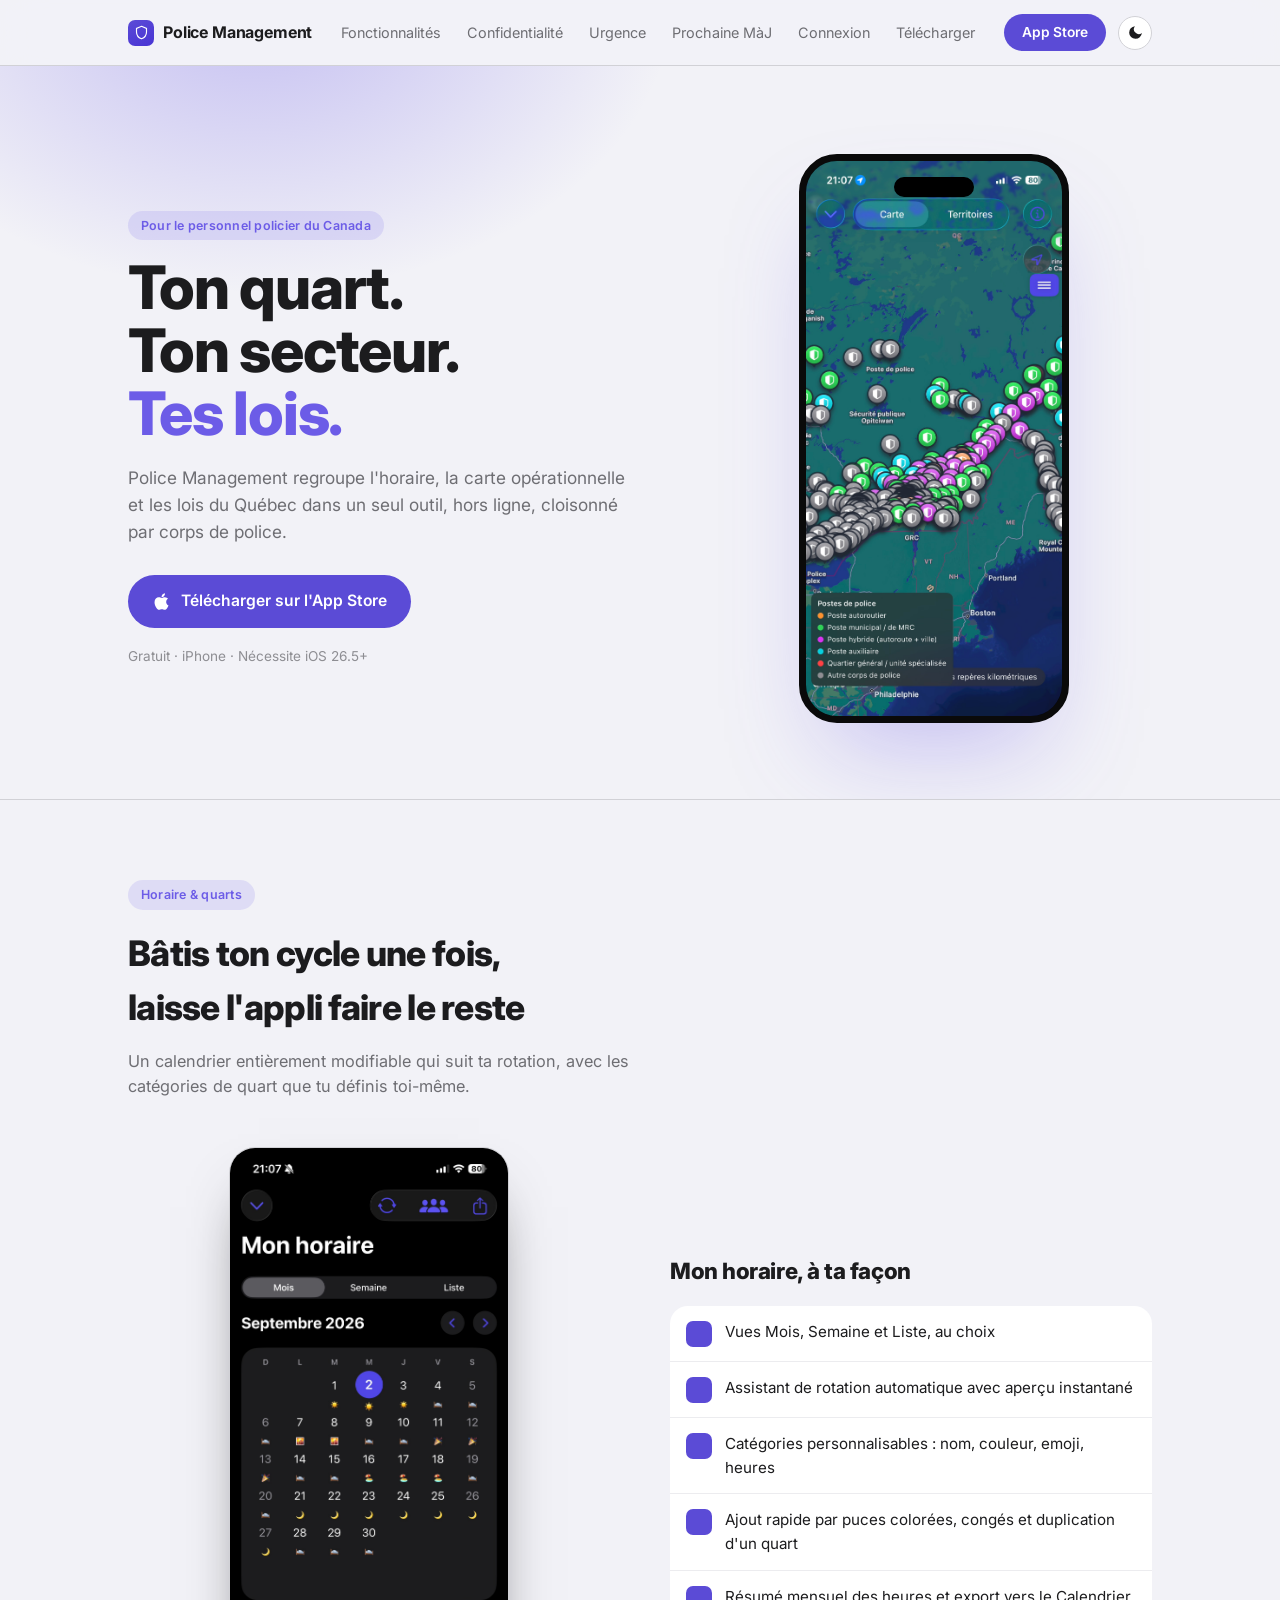
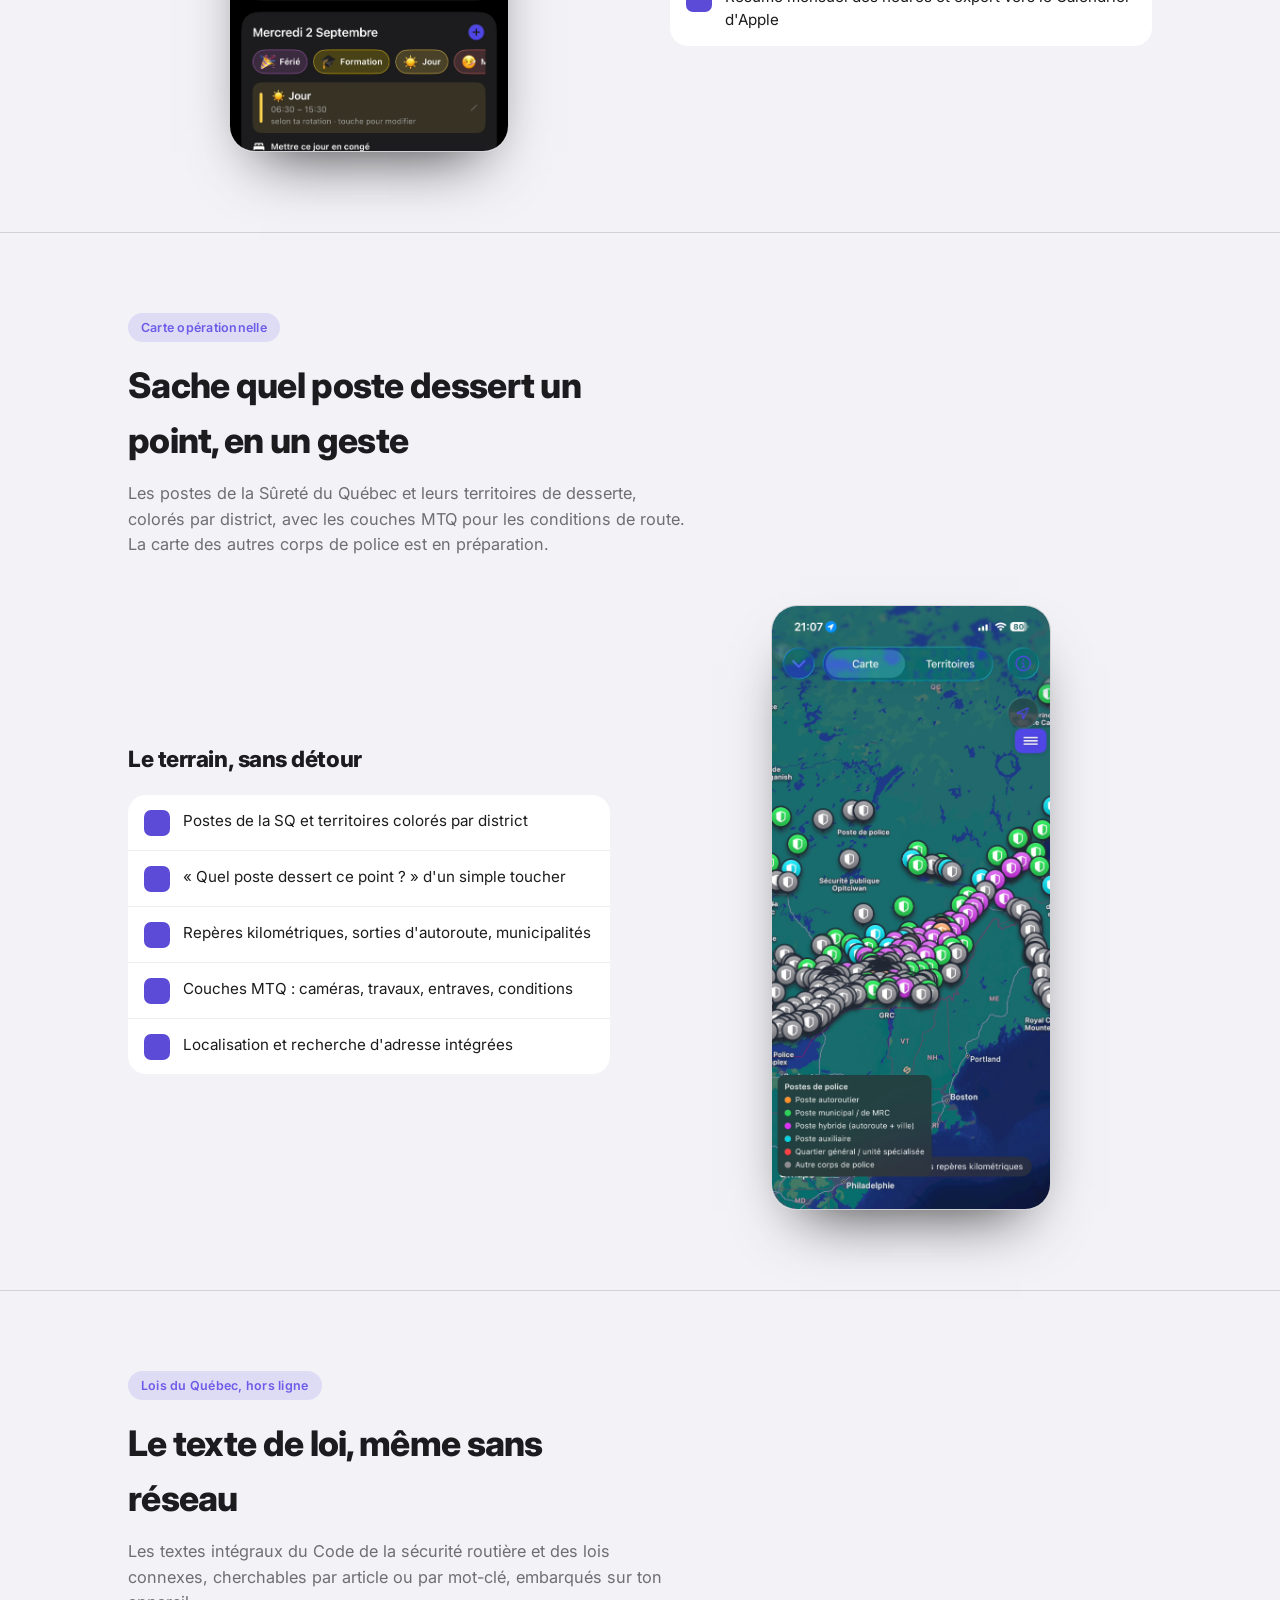
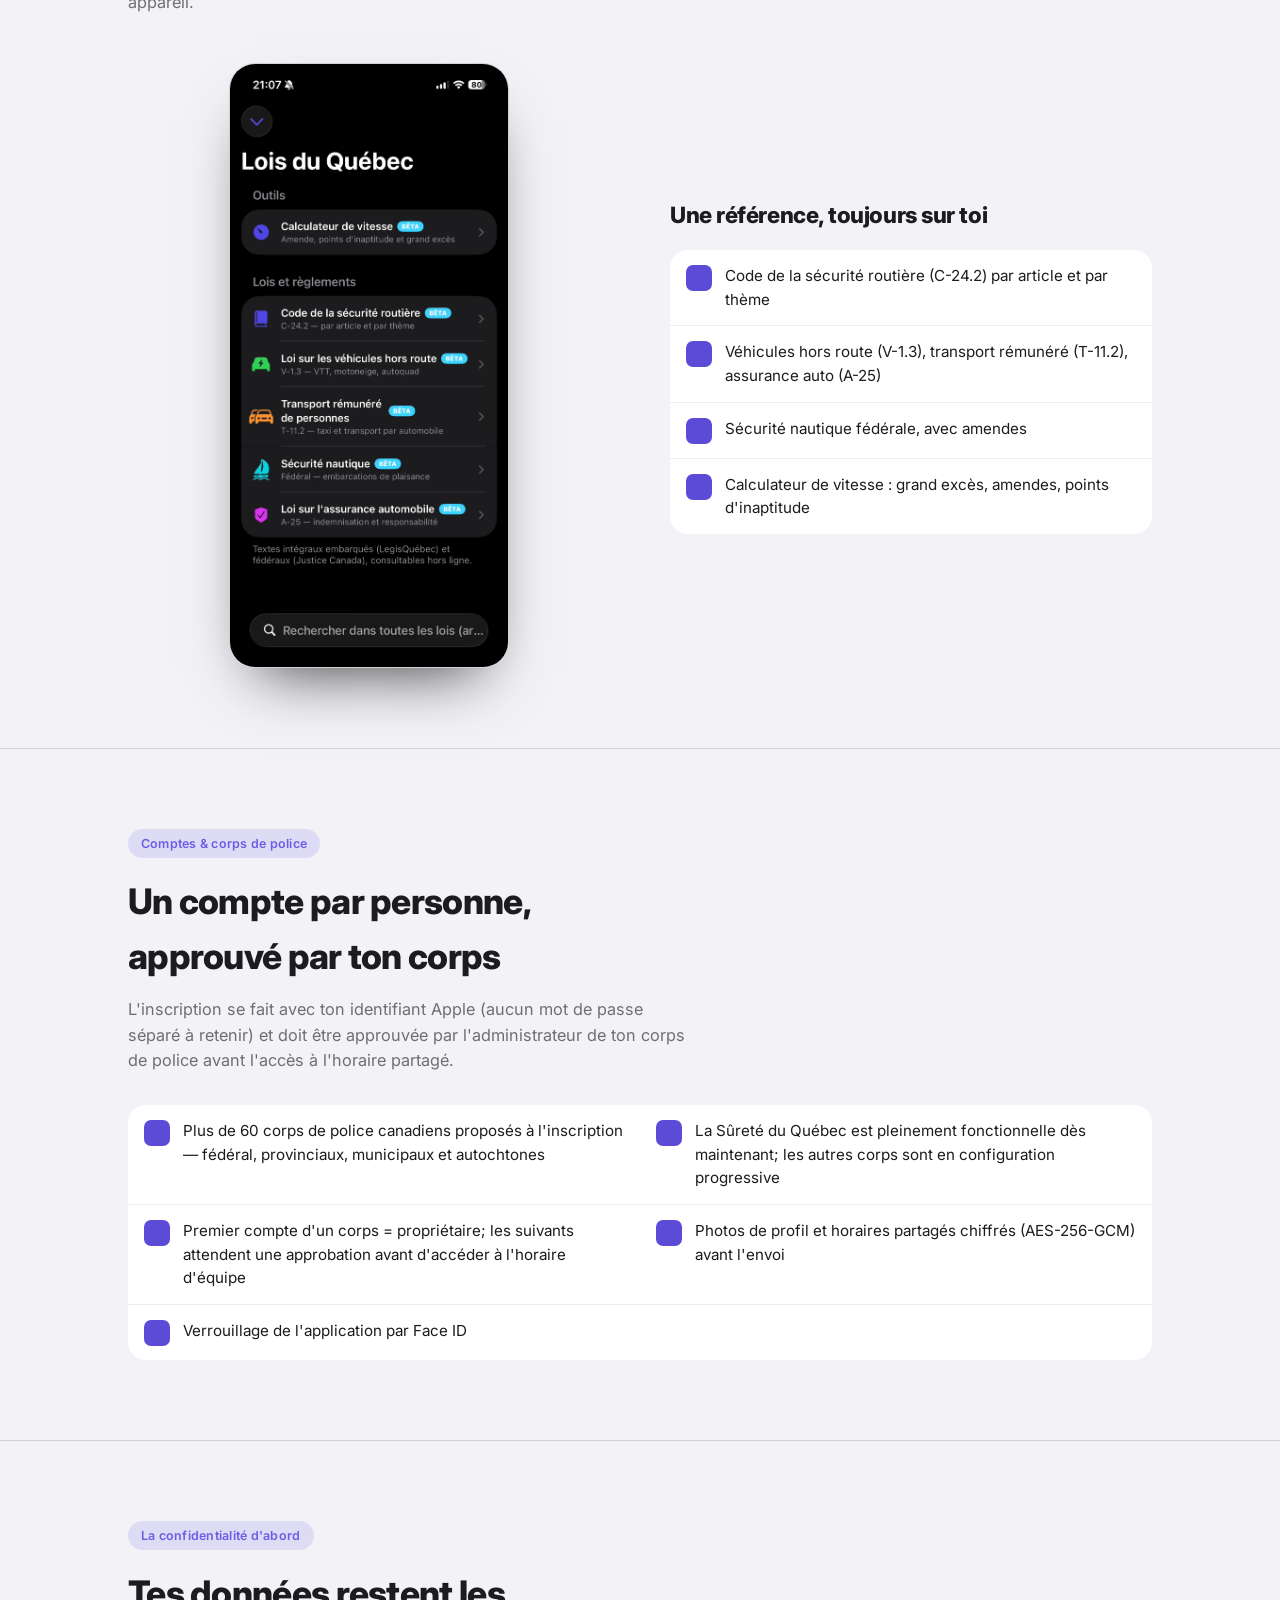
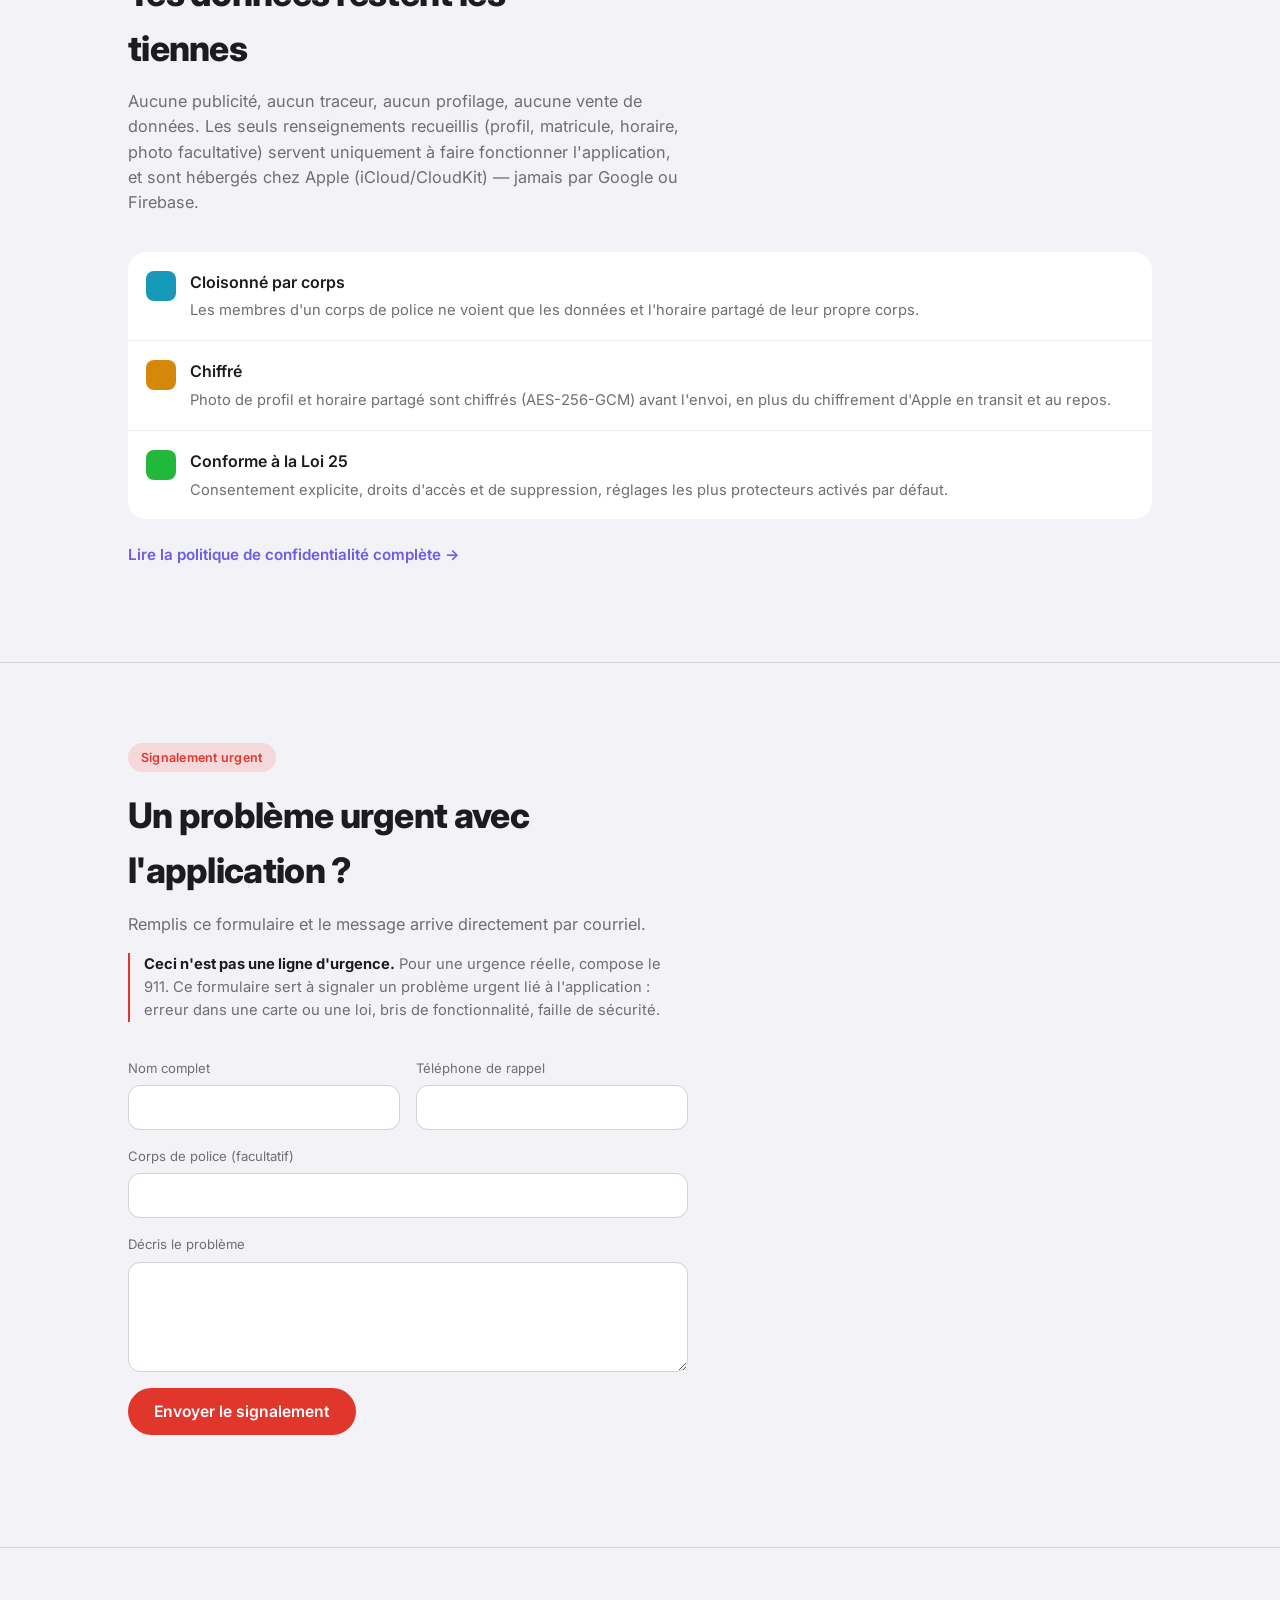
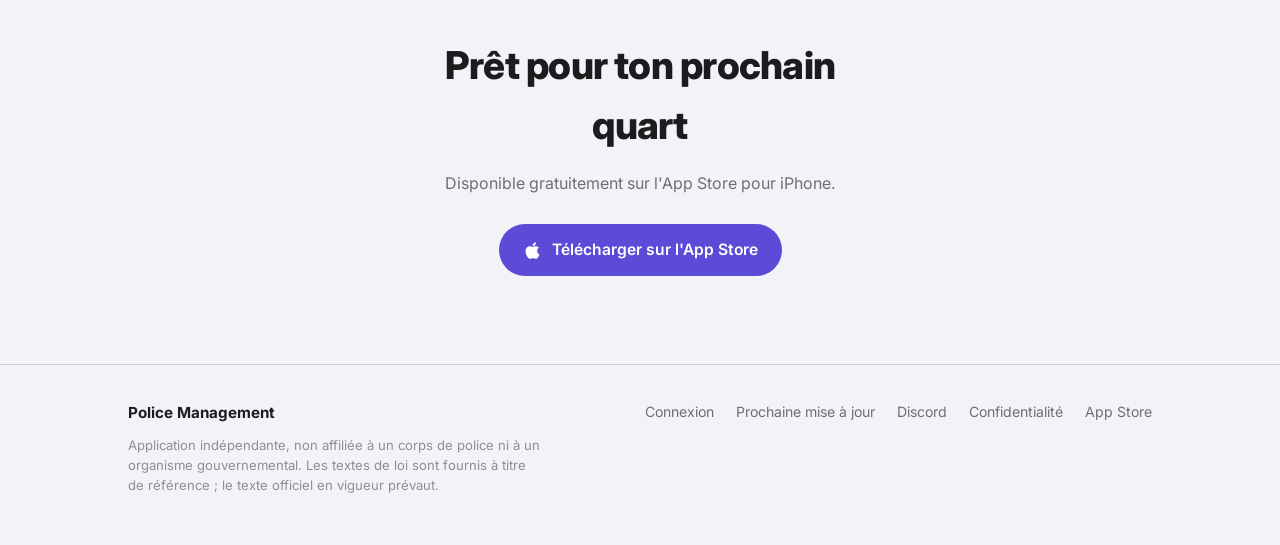
<file: index.html>
<!DOCTYPE html>
<html lang="fr-CA">
<head>
<meta charset="UTF-8">
<meta name="viewport" content="width=device-width, initial-scale=1.0">
<title>Police Management — l'outil de terrain pour le personnel policier</title>
<meta name="description" content="Horaire, carte opérationnelle et lois du Québec, hors ligne, cloisonné par corps de police. Police Management, disponible sur l'App Store.">
<link rel="preconnect" href="https://fonts.googleapis.com">
<link rel="preconnect" href="https://fonts.gstatic.com" crossorigin>
<link href="https://fonts.googleapis.com/css2?family=Inter:wght@400;500;600;700;800&display=swap" rel="stylesheet">
<link rel="stylesheet" href="style.css">
</head>
<body>

<header class="site-nav">
  <div class="nav-row">
    <div class="brand">
      <span class="badge-mark">
        <svg viewBox="0 0 24 24" fill="none" xmlns="http://www.w3.org/2000/svg">
          <path d="M12 2L20 5.5V11C20 16 16.6 20.2 12 22C7.4 20.2 4 16 4 11V5.5L12 2Z" stroke="#ffffff" stroke-width="1.8" fill="none"/>
        </svg>
      </span>
      Police Management
    </div>
    <nav class="links">
      <a href="#fonctionnalites">Fonctionnalités</a>
      <a href="#confidentialite">Confidentialité</a>
      <a href="#urgence">Urgence</a>
      <a href="prochaine-mise-a-jour.html">Prochaine MàJ</a>
      <a href="connexion.html">Connexion</a>
      <a href="#telecharger">Télécharger</a>
    </nav>
    <div class="nav-right">
      <a class="nav-cta" href="https://apps.apple.com/ca/app/police-management/id6787241566?l=fr-CA" target="_blank" rel="noopener">App Store</a>
      <button class="theme-toggle" id="theme-toggle" type="button" aria-label="Changer de thème">
        <svg class="icon-sun" viewBox="0 0 24 24" fill="none" stroke="currentColor" stroke-width="2" stroke-linecap="round"><circle cx="12" cy="12" r="4"/><path d="M12 2v2M12 20v2M4.9 4.9l1.4 1.4M17.7 17.7l1.4 1.4M2 12h2M20 12h2M4.9 19.1l1.4-1.4M17.7 6.3l1.4-1.4"/></svg>
        <svg class="icon-moon" viewBox="0 0 24 24" fill="currentColor"><path d="M21 12.8A9 9 0 1 1 11.2 3a7 7 0 0 0 9.8 9.8z"/></svg>
      </button>
    </div>
  </div>
</header>

<section class="hero">
  <div class="wrap hero-grid">
    <div>
      <span class="pill-tag">Pour le personnel policier du Canada</span>
      <h1 class="hero-title">Ton quart.<br>Ton secteur.<br><span>Tes lois.</span></h1>
      <p class="hero-sub">Police Management regroupe l'horaire, la carte opérationnelle et les lois du Québec dans un seul outil, hors ligne, cloisonné par corps de police.</p>
      <div class="hero-actions">
        <a class="btn-store" href="https://apps.apple.com/ca/app/police-management/id6787241566?l=fr-CA" target="_blank" rel="noopener">
          <svg viewBox="0 0 384 512" fill="currentColor"><path d="M318.7 268.7c-.2-36.7 16.4-64.4 50-84.8-18.8-26.9-47.2-41.7-84.7-44.6-35.5-2.8-74.3 20.7-88.5 20.7-15 0-49.4-19.7-76.4-19.7C63.3 141 4 184.8 4 273.5q0 39.3 14.4 81.2c12.8 36.7 59 126.7 107.2 125.2 25.2-.6 43-17.9 75.8-17.9 31.8 0 48.3 17.9 76.4 17.9 48.6-.7 90.4-82.5 102.6-119.3-65.2-30.7-61.7-90-61.7-91.9zm-56.6-164.2c27.3-32.4 24.8-61.9 24-72.5-24.1 1.4-52 16.4-67.9 34.9-17.5 19.8-27.8 44.3-25.6 71.9 26.1 2 49.9-11.4 69.5-34.3z"/></svg>
          Télécharger sur l'App Store
        </a>
        <span class="hero-meta">Gratuit · iPhone · Nécessite iOS 26.5+</span>
      </div>
    </div>
    <div class="phone-frame">
      <img src="images/carte.jpeg" alt="Carte opérationnelle de Police Management montrant les postes de la Sûreté du Québec">
    </div>
  </div>
</section>

<section class="section" id="fonctionnalites">
  <div class="wrap">
    <span class="pill-tag">Horaire &amp; quarts</span>
    <h2>Bâtis ton cycle une fois, laisse l'appli faire le reste</h2>
    <p class="section-intro">Un calendrier entièrement modifiable qui suit ta rotation, avec les catégories de quart que tu définis toi-même.</p>

    <div class="feature-row">
      <div class="feature-media">
        <div class="device"><img src="images/horaire.jpeg" alt="Vue mensuelle de l'horaire dans Police Management"></div>
      </div>
      <div class="feature-copy">
        <h3>Mon horaire, à ta façon</h3>
        <ul class="feature-list">
          <li class="icon-cal">Vues Mois, Semaine et Liste, au choix</li>
          <li class="icon-cal">Assistant de rotation automatique avec aperçu instantané</li>
          <li class="icon-cal">Catégories personnalisables : nom, couleur, emoji, heures</li>
          <li class="icon-cal">Ajout rapide par puces colorées, congés et duplication d'un quart</li>
          <li class="icon-cal">Résumé mensuel des heures et export vers le Calendrier d'Apple</li>
        </ul>
      </div>
    </div>
  </div>
</section>

<section class="section">
  <div class="wrap">
    <span class="pill-tag">Carte opérationnelle</span>
    <h2>Sache quel poste dessert un point, en un geste</h2>
    <p class="section-intro">Les postes de la Sûreté du Québec et leurs territoires de desserte, colorés par district, avec les couches MTQ pour les conditions de route. La carte des autres corps de police est en préparation.</p>

    <div class="feature-row reverse">
      <div class="feature-media">
        <div class="device"><img src="images/carte.jpeg" alt="Carte des postes et territoires de la Sûreté du Québec"></div>
      </div>
      <div class="feature-copy">
        <h3>Le terrain, sans détour</h3>
        <ul class="feature-list">
          <li class="icon-map">Postes de la SQ et territoires colorés par district</li>
          <li class="icon-map">« Quel poste dessert ce point ? » d'un simple toucher</li>
          <li class="icon-map">Repères kilométriques, sorties d'autoroute, municipalités</li>
          <li class="icon-map">Couches MTQ : caméras, travaux, entraves, conditions</li>
          <li class="icon-map">Localisation et recherche d'adresse intégrées</li>
        </ul>
      </div>
    </div>
  </div>
</section>

<section class="section">
  <div class="wrap">
    <span class="pill-tag">Lois du Québec, hors ligne</span>
    <h2>Le texte de loi, même sans réseau</h2>
    <p class="section-intro">Les textes intégraux du Code de la sécurité routière et des lois connexes, cherchables par article ou par mot-clé, embarqués sur ton appareil.</p>

    <div class="feature-row">
      <div class="feature-media">
        <div class="device"><img src="images/lois.jpeg" alt="Écran des lois du Québec dans Police Management"></div>
      </div>
      <div class="feature-copy">
        <h3>Une référence, toujours sur toi</h3>
        <ul class="feature-list">
          <li class="icon-law">Code de la sécurité routière (C-24.2) par article et par thème</li>
          <li class="icon-law">Véhicules hors route (V-1.3), transport rémunéré (T-11.2), assurance auto (A-25)</li>
          <li class="icon-law">Sécurité nautique fédérale, avec amendes</li>
          <li class="icon-law">Calculateur de vitesse : grand excès, amendes, points d'inaptitude</li>
        </ul>
      </div>
    </div>
  </div>
</section>

<section class="section">
  <div class="wrap">
    <span class="pill-tag">Comptes &amp; corps de police</span>
    <h2>Un compte par personne, approuvé par ton corps</h2>
    <p class="section-intro">L'inscription se fait avec ton identifiant Apple (aucun mot de passe séparé à retenir) et doit être approuvée par l'administrateur de ton corps de police avant l'accès à l'horaire partagé.</p>

    <ul class="feature-list feature-list-wide">
      <li class="icon-account">Plus de 60 corps de police canadiens proposés à l'inscription — fédéral, provinciaux, municipaux et autochtones</li>
      <li class="icon-account">La Sûreté du Québec est pleinement fonctionnelle dès maintenant; les autres corps sont en configuration progressive</li>
      <li class="icon-account">Premier compte d'un corps = propriétaire; les suivants attendent une approbation avant d'accéder à l'horaire d'équipe</li>
      <li class="icon-lock">Photos de profil et horaires partagés chiffrés (AES-256-GCM) avant l'envoi</li>
      <li class="icon-lock">Verrouillage de l'application par Face ID</li>
    </ul>
  </div>
</section>

<section class="section" id="confidentialite">
  <div class="wrap">
    <span class="pill-tag">La confidentialité d'abord</span>
    <h2>Tes données restent les tiennes</h2>
    <p class="section-intro">Aucune publicité, aucun traceur, aucun profilage, aucune vente de données. Les seuls renseignements recueillis (profil, matricule, horaire, photo facultative) servent uniquement à faire fonctionner l'application, et sont hébergés chez Apple (iCloud/CloudKit) — jamais par Google ou Firebase.</p>
    <div class="privacy-grid">
      <div class="privacy-card">
        <div class="swatch" style="background:var(--cyan)"></div>
        <div>
          <h3>Cloisonné par corps</h3>
          <p>Les membres d'un corps de police ne voient que les données et l'horaire partagé de leur propre corps.</p>
        </div>
      </div>
      <div class="privacy-card">
        <div class="swatch" style="background:var(--amber)"></div>
        <div>
          <h3>Chiffré</h3>
          <p>Photo de profil et horaire partagé sont chiffrés (AES-256-GCM) avant l'envoi, en plus du chiffrement d'Apple en transit et au repos.</p>
        </div>
      </div>
      <div class="privacy-card">
        <div class="swatch" style="background:var(--green)"></div>
        <div>
          <h3>Conforme à la Loi 25</h3>
          <p>Consentement explicite, droits d'accès et de suppression, réglages les plus protecteurs activés par défaut.</p>
        </div>
      </div>
    </div>
    <p class="privacy-link"><a href="confidentialite.html">Lire la politique de confidentialité complète →</a></p>
  </div>
</section>

<section class="section urgence" id="urgence">
  <div class="wrap">
    <span class="pill-tag">Signalement urgent</span>
    <h2>Un problème urgent avec l'application ?</h2>
    <p class="section-intro">Remplis ce formulaire et le message arrive directement par courriel.</p>
    <p class="urgence-notice"><strong>Ceci n'est pas une ligne d'urgence.</strong> Pour une urgence réelle, compose le 911. Ce formulaire sert à signaler un problème urgent lié à l'application : erreur dans une carte ou une loi, bris de fonctionnalité, faille de sécurité.</p>

    <form class="urgence-form" id="urgence-form" novalidate>
      <input type="text" name="_honey" class="honey" tabindex="-1" autocomplete="off">
      <div class="field-row">
        <div class="field" data-field="nom">
          <label for="u-nom">Nom complet</label>
          <input type="text" id="u-nom" name="Nom" autocomplete="name">
          <span class="field-error">Entre ton nom.</span>
        </div>
        <div class="field" data-field="telephone">
          <label for="u-tel">Téléphone de rappel</label>
          <input type="tel" id="u-tel" name="Téléphone" autocomplete="tel">
          <span class="field-error">Entre un numéro de rappel.</span>
        </div>
      </div>
      <div class="field" data-field="corps">
        <label for="u-corps">Corps de police (facultatif)</label>
        <input type="text" id="u-corps" name="Corps de police" autocomplete="organization">
      </div>
      <div class="field" data-field="message">
        <label for="u-message">Décris le problème</label>
        <textarea id="u-message" name="Message"></textarea>
        <span class="field-error">Décris le problème en quelques mots.</span>
      </div>
      <button type="submit" class="btn-urgence" id="u-submit">Envoyer le signalement</button>
      <p class="form-status" id="u-status" role="status" aria-live="polite"></p>
    </form>
  </div>
</section>

<section class="cta" id="telecharger">
  <div class="wrap">
    <h2>Prêt pour ton prochain quart</h2>
    <p>Disponible gratuitement sur l'App Store pour iPhone.</p>
    <a class="btn-store" href="https://apps.apple.com/ca/app/police-management/id6787241566?l=fr-CA" target="_blank" rel="noopener">
      <svg viewBox="0 0 384 512" fill="currentColor"><path d="M318.7 268.7c-.2-36.7 16.4-64.4 50-84.8-18.8-26.9-47.2-41.7-84.7-44.6-35.5-2.8-74.3 20.7-88.5 20.7-15 0-49.4-19.7-76.4-19.7C63.3 141 4 184.8 4 273.5q0 39.3 14.4 81.2c12.8 36.7 59 126.7 107.2 125.2 25.2-.6 43-17.9 75.8-17.9 31.8 0 48.3 17.9 76.4 17.9 48.6-.7 90.4-82.5 102.6-119.3-65.2-30.7-61.7-90-61.7-91.9zm-56.6-164.2c27.3-32.4 24.8-61.9 24-72.5-24.1 1.4-52 16.4-67.9 34.9-17.5 19.8-27.8 44.3-25.6 71.9 26.1 2 49.9-11.4 69.5-34.3z"/></svg>
      Télécharger sur l'App Store
    </a>
  </div>
</section>

<footer>
  <div class="wrap footer-row">
    <div>
      <div class="footer-brand">Police Management</div>
      <p class="footer-disclaimer">Application indépendante, non affiliée à un corps de police ni à un organisme gouvernemental. Les textes de loi sont fournis à titre de référence ; le texte officiel en vigueur prévaut.</p>
    </div>
    <div class="footer-links">
      <a href="connexion.html">Connexion</a>
      <a href="prochaine-mise-a-jour.html">Prochaine mise à jour</a>
      <a href="https://discord.gg/bgrJVwPqyV" target="_blank" rel="noopener">Discord</a>
      <a href="confidentialite.html">Confidentialité</a>
      <a href="https://apps.apple.com/ca/app/police-management/id6787241566?l=fr-CA" target="_blank" rel="noopener">App Store</a>
    </div>
  </div>
</footer>

<script src="theme.js"></script>

<script>
(function(){
  var form = document.getElementById('urgence-form');
  var status = document.getElementById('u-status');
  var submitBtn = document.getElementById('u-submit');
  var endpoint = 'https://formsubmit.co/ajax/police.management@hotmail.com';

  function setError(fieldName, show){
    var field = form.querySelector('[data-field="' + fieldName + '"]');
    if(!field) return;
    field.classList.toggle('has-error', show);
  }

  function clearErrorOnInput(){
    var fields = form.querySelectorAll('.field');
    fields.forEach(function(f){
      var input = f.querySelector('input, textarea');
      if(!input) return;
      input.addEventListener('input', function(){ f.classList.remove('has-error'); });
    });
  }
  clearErrorOnInput();

  form.addEventListener('submit', function(e){
    e.preventDefault();
    status.textContent = '';
    status.className = 'form-status';

    var nom = form.querySelector('#u-nom').value.trim();
    var tel = form.querySelector('#u-tel').value.trim();
    var message = form.querySelector('#u-message').value.trim();
    var corps = form.querySelector('#u-corps').value.trim();
    var honey = form.querySelector('[name="_honey"]').value;

    var valid = true;
    setError('nom', nom === ''); if(nom === '') valid = false;
    setError('telephone', tel === ''); if(tel === '') valid = false;
    setError('message', message === ''); if(message === '') valid = false;

    if(!valid){
      status.textContent = 'Complète les champs en rouge avant d\'envoyer.';
      status.classList.add('err');
      return;
    }

    if(honey !== ''){ return; }

    submitBtn.disabled = true;
    submitBtn.textContent = 'Envoi en cours…';

    fetch(endpoint, {
      method: 'POST',
      headers: { 'Content-Type': 'application/json', 'Accept': 'application/json' },
      body: JSON.stringify({
        Nom: nom,
        'Téléphone': tel,
        'Corps de police': corps || 'Non précisé',
        Message: message,
        _subject: 'Signalement urgent — Police Management'
      })
    })
    .then(function(res){ return res.json().then(function(data){ return { ok: res.ok, data: data }; }); })
    .then(function(result){
      submitBtn.disabled = false;
      submitBtn.textContent = 'Envoyer le signalement';
      if(result.ok){
        status.textContent = 'Envoyé. Tu devrais recevoir un suivi sous peu.';
        status.classList.add('ok');
        form.reset();
      } else {
        status.textContent = 'L\'envoi a échoué. Réessaie ou écris directement à police.management@hotmail.com.';
        status.classList.add('err');
      }
    })
    .catch(function(){
      submitBtn.disabled = false;
      submitBtn.textContent = 'Envoyer le signalement';
      status.textContent = 'L\'envoi a échoué. Réessaie ou écris directement à police.management@hotmail.com.';
      status.classList.add('err');
    });
  });
})();
</script>

</body>
</html>
</file>
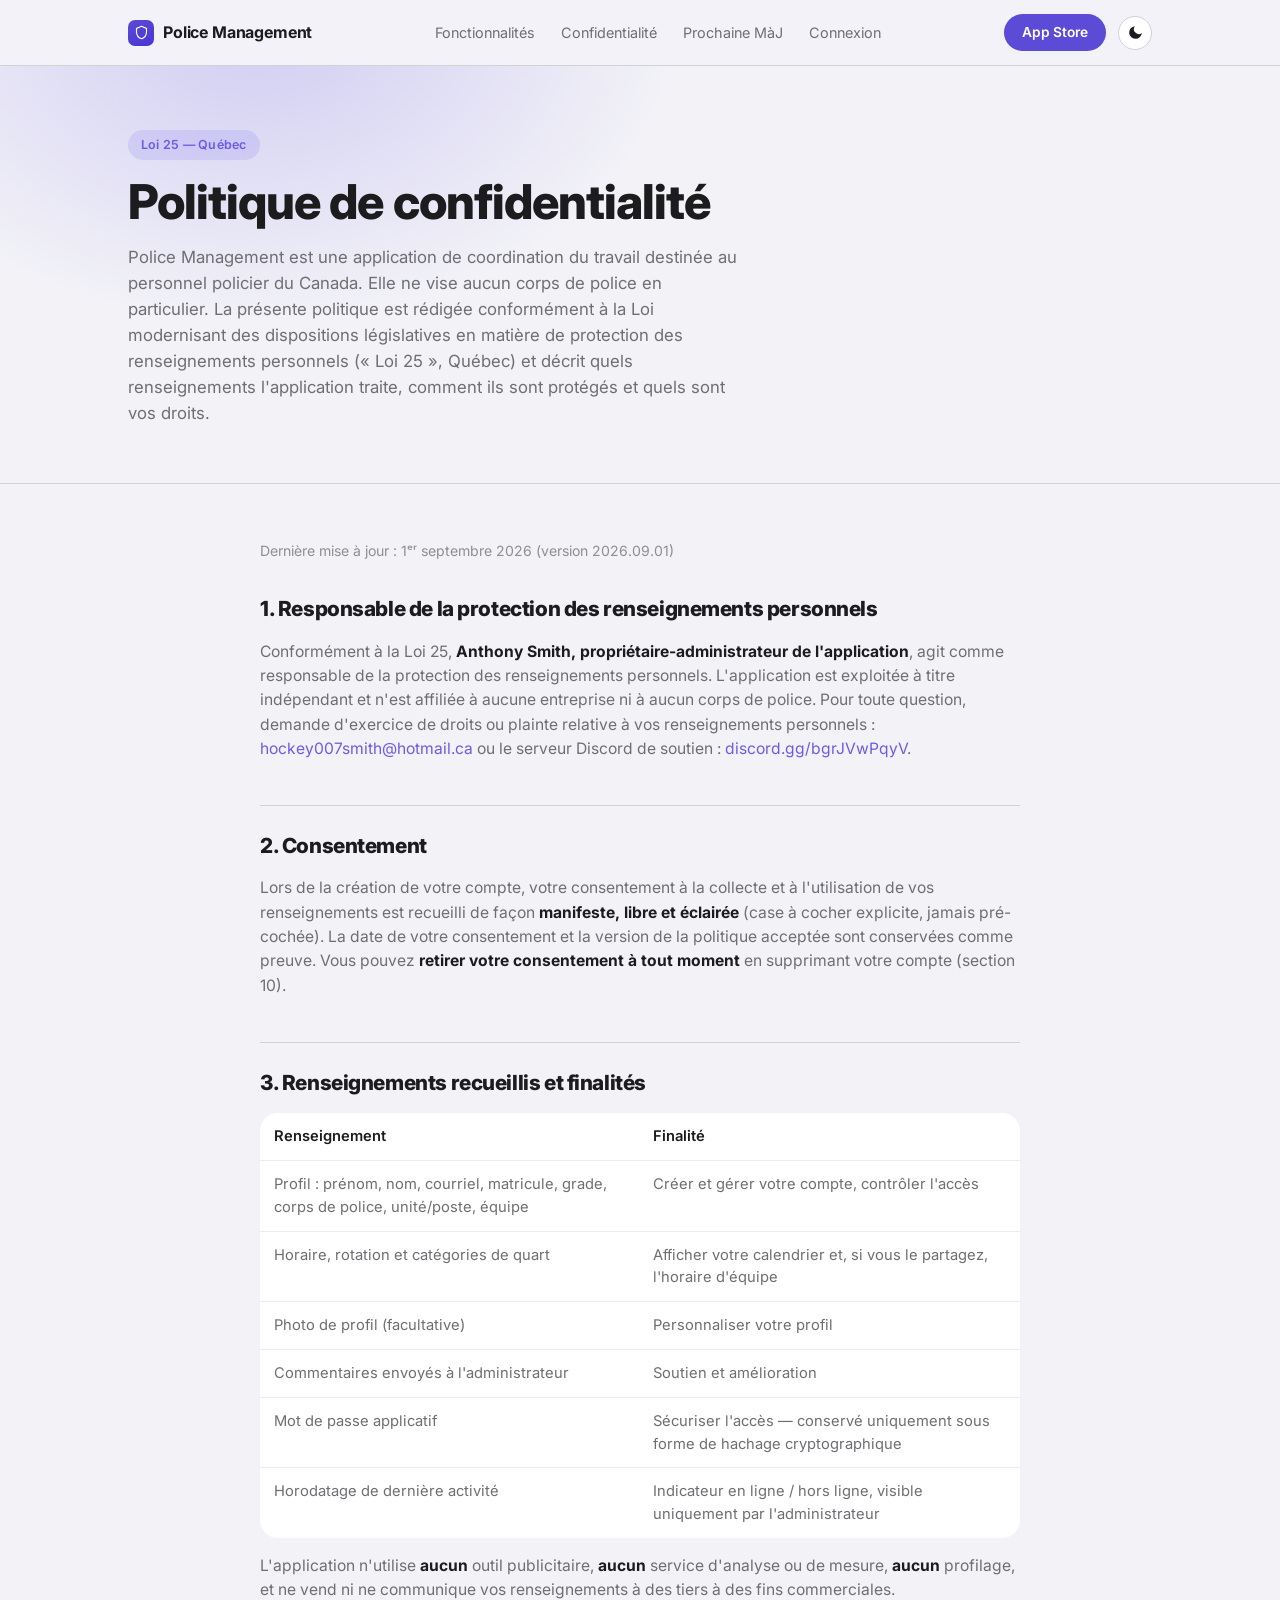
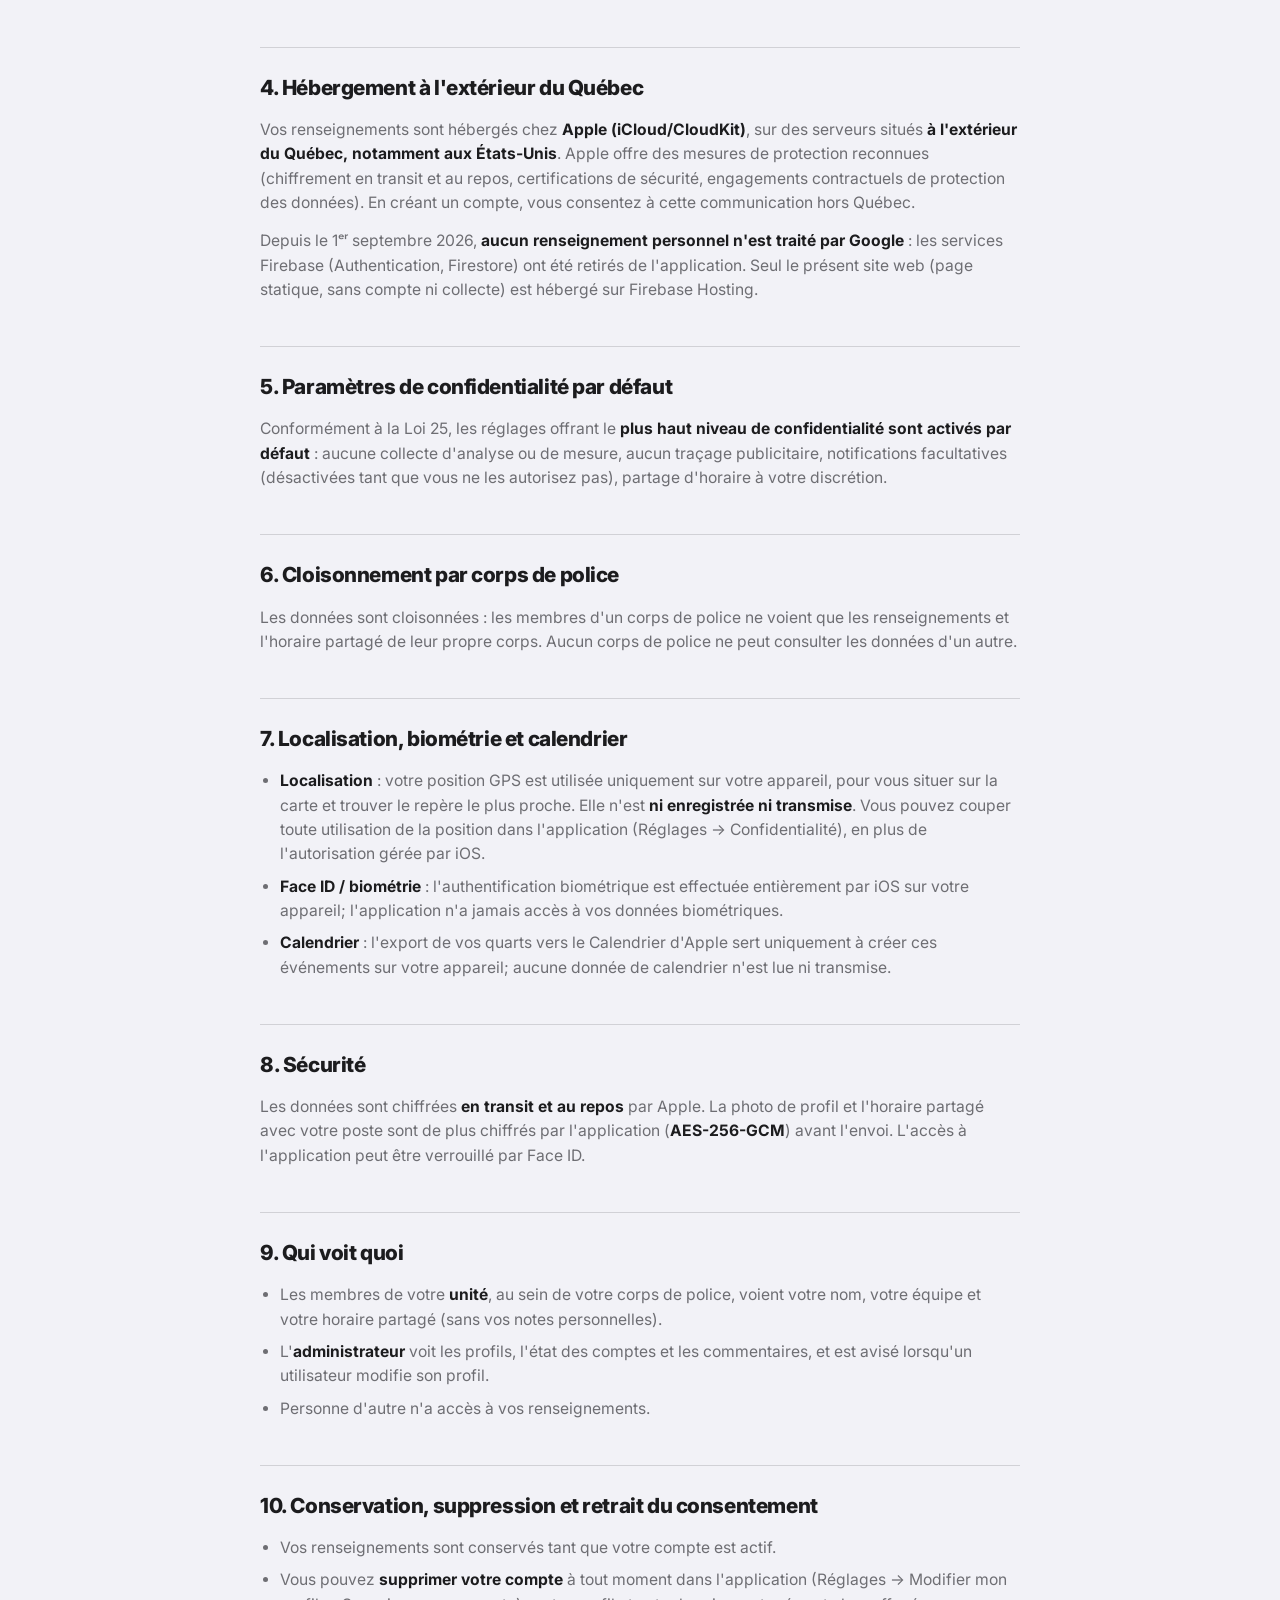
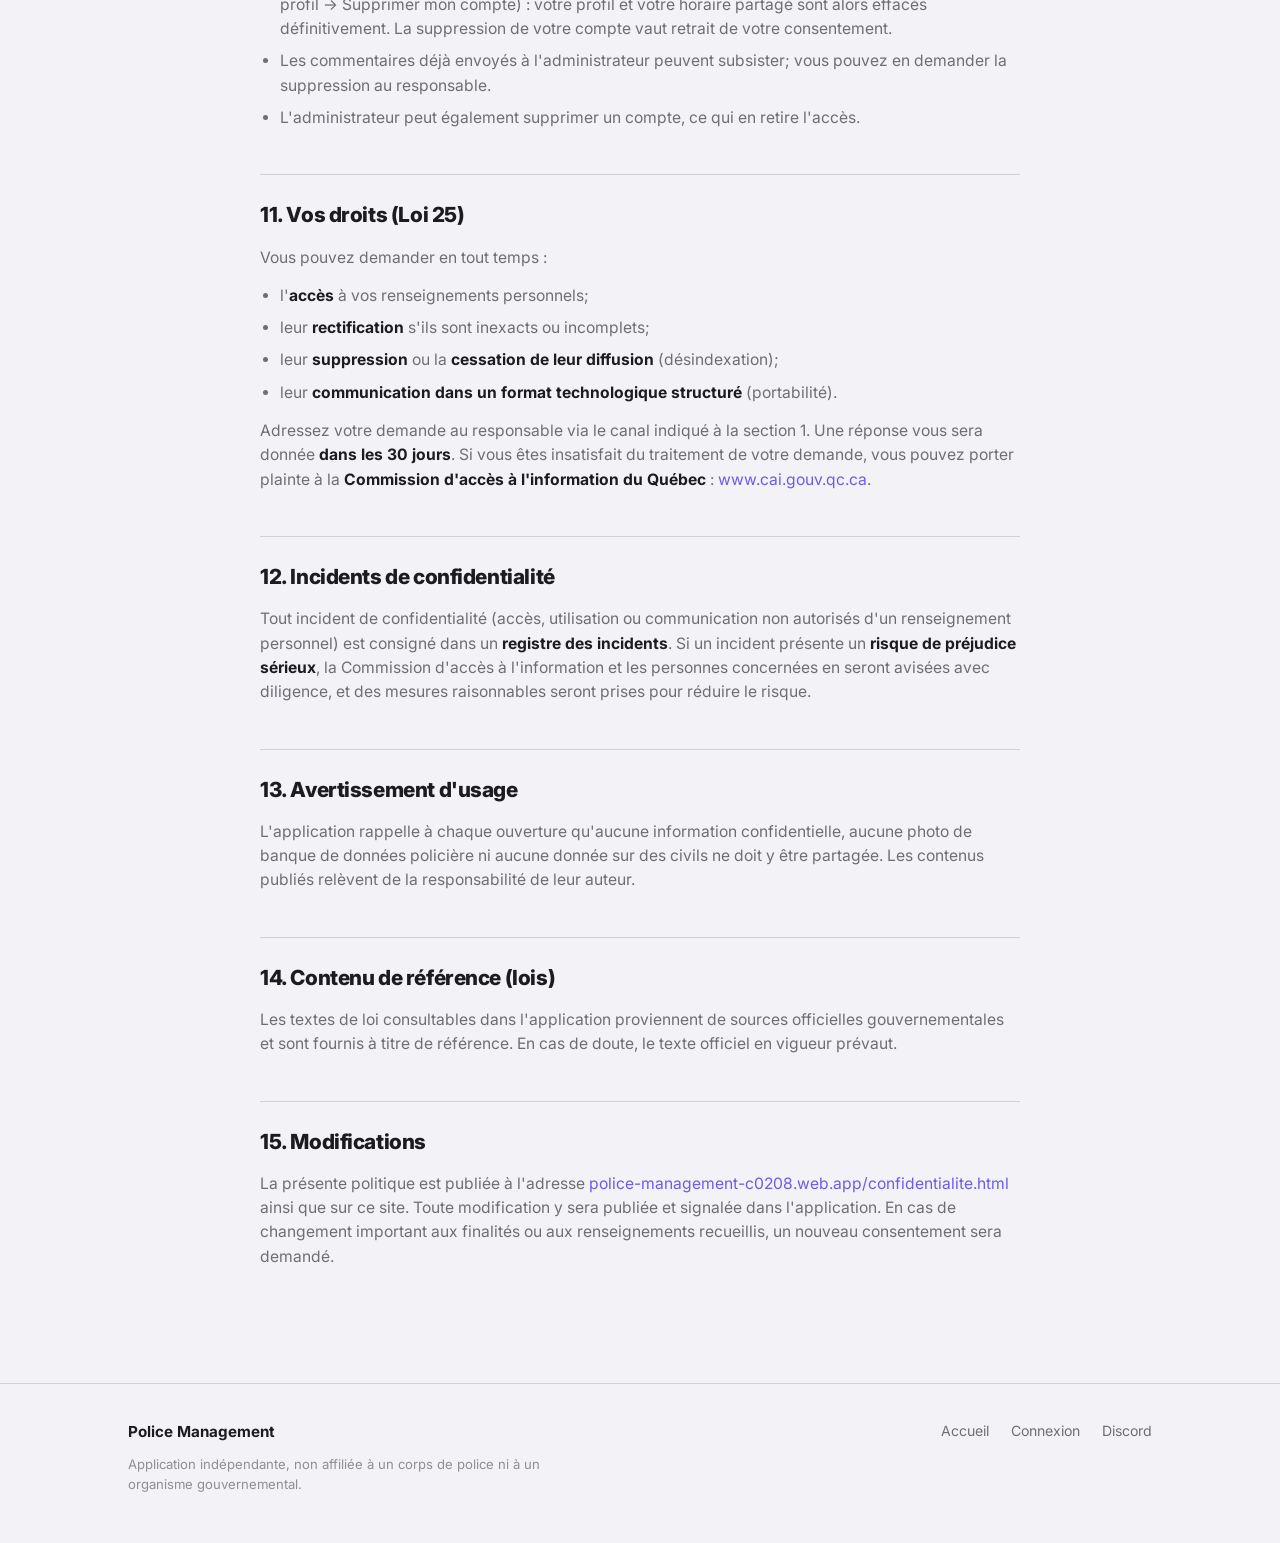
<file: confidentialite.html>
<!DOCTYPE html>
<html lang="fr-CA">
<head>
<meta charset="UTF-8">
<meta name="viewport" content="width=device-width, initial-scale=1.0">
<title>Politique de confidentialité — Police Management</title>
<meta name="description" content="Politique de confidentialité de Police Management, conforme à la Loi 25 du Québec.">
<link rel="preconnect" href="https://fonts.googleapis.com">
<link rel="preconnect" href="https://fonts.gstatic.com" crossorigin>
<link href="https://fonts.googleapis.com/css2?family=Inter:wght@400;500;600;700;800&display=swap" rel="stylesheet">
<link rel="stylesheet" href="style.css">
</head>
<body>

<header class="site-nav">
  <div class="nav-row">
    <a href="index.html" class="brand" style="text-decoration:none;">
      <span class="badge-mark">
        <svg viewBox="0 0 24 24" fill="none" xmlns="http://www.w3.org/2000/svg">
          <path d="M12 2L20 5.5V11C20 16 16.6 20.2 12 22C7.4 20.2 4 16 4 11V5.5L12 2Z" stroke="#ffffff" stroke-width="1.8" fill="none"/>
        </svg>
      </span>
      Police Management
    </a>
    <nav class="links">
      <a href="index.html#fonctionnalites">Fonctionnalités</a>
      <a href="confidentialite.html">Confidentialité</a>
      <a href="prochaine-mise-a-jour.html">Prochaine MàJ</a>
      <a href="connexion.html">Connexion</a>
    </nav>
    <div class="nav-right">
      <a class="nav-cta" href="https://apps.apple.com/ca/app/police-management/id6787241566?l=fr-CA" target="_blank" rel="noopener">App Store</a>
      <button class="theme-toggle" id="theme-toggle" type="button" aria-label="Changer de thème">
        <svg class="icon-sun" viewBox="0 0 24 24" fill="none" stroke="currentColor" stroke-width="2" stroke-linecap="round"><circle cx="12" cy="12" r="4"/><path d="M12 2v2M12 20v2M4.9 4.9l1.4 1.4M17.7 17.7l1.4 1.4M2 12h2M20 12h2M4.9 19.1l1.4-1.4M17.7 6.3l1.4-1.4"/></svg>
        <svg class="icon-moon" viewBox="0 0 24 24" fill="currentColor"><path d="M21 12.8A9 9 0 1 1 11.2 3a7 7 0 0 0 9.8 9.8z"/></svg>
      </button>
    </div>
  </div>
</header>

<section class="page-header">
  <div class="wrap">
    <span class="pill-tag">Loi 25 — Québec</span>
    <h1>Politique de confidentialité</h1>
    <p>Police Management est une application de coordination du travail destinée au personnel policier du Canada. Elle ne vise aucun corps de police en particulier. La présente politique est rédigée conformément à la Loi modernisant des dispositions législatives en matière de protection des renseignements personnels (« Loi 25 », Québec) et décrit quels renseignements l'application traite, comment ils sont protégés et quels sont vos droits.</p>
  </div>
</section>

<section class="article wrap">
  <p class="updated-badge">Dernière mise à jour : 1ᵉʳ septembre 2026 (version 2026.09.01)</p>

  <h2>1. Responsable de la protection des renseignements personnels</h2>
  <p>Conformément à la Loi 25, <strong>Anthony Smith, propriétaire-administrateur de l'application</strong>, agit comme responsable de la protection des renseignements personnels. L'application est exploitée à titre indépendant et n'est affiliée à aucune entreprise ni à aucun corps de police. Pour toute question, demande d'exercice de droits ou plainte relative à vos renseignements personnels : <a href="mailto:hockey007smith@hotmail.ca">hockey007smith@hotmail.ca</a> ou le serveur Discord de soutien : <a href="https://discord.gg/bgrJVwPqyV" target="_blank" rel="noopener">discord.gg/bgrJVwPqyV</a>.</p>

  <h2>2. Consentement</h2>
  <p>Lors de la création de votre compte, votre consentement à la collecte et à l'utilisation de vos renseignements est recueilli de façon <strong>manifeste, libre et éclairée</strong> (case à cocher explicite, jamais pré-cochée). La date de votre consentement et la version de la politique acceptée sont conservées comme preuve. Vous pouvez <strong>retirer votre consentement à tout moment</strong> en supprimant votre compte (section 10).</p>

  <h2>3. Renseignements recueillis et finalités</h2>
  <table>
    <tr><th>Renseignement</th><th>Finalité</th></tr>
    <tr><td>Profil : prénom, nom, courriel, matricule, grade, corps de police, unité/poste, équipe</td><td>Créer et gérer votre compte, contrôler l'accès</td></tr>
    <tr><td>Horaire, rotation et catégories de quart</td><td>Afficher votre calendrier et, si vous le partagez, l'horaire d'équipe</td></tr>
    <tr><td>Photo de profil (facultative)</td><td>Personnaliser votre profil</td></tr>
    <tr><td>Commentaires envoyés à l'administrateur</td><td>Soutien et amélioration</td></tr>
    <tr><td>Mot de passe applicatif</td><td>Sécuriser l'accès — conservé uniquement sous forme de hachage cryptographique</td></tr>
    <tr><td>Horodatage de dernière activité</td><td>Indicateur en ligne / hors ligne, visible uniquement par l'administrateur</td></tr>
  </table>
  <p>L'application n'utilise <strong>aucun</strong> outil publicitaire, <strong>aucun</strong> service d'analyse ou de mesure, <strong>aucun</strong> profilage, et ne vend ni ne communique vos renseignements à des tiers à des fins commerciales.</p>

  <h2>4. Hébergement à l'extérieur du Québec</h2>
  <p>Vos renseignements sont hébergés chez <strong>Apple (iCloud/CloudKit)</strong>, sur des serveurs situés <strong>à l'extérieur du Québec, notamment aux États-Unis</strong>. Apple offre des mesures de protection reconnues (chiffrement en transit et au repos, certifications de sécurité, engagements contractuels de protection des données). En créant un compte, vous consentez à cette communication hors Québec.</p>
  <p>Depuis le 1ᵉʳ septembre 2026, <strong>aucun renseignement personnel n'est traité par Google</strong> : les services Firebase (Authentication, Firestore) ont été retirés de l'application. Seul le présent site web (page statique, sans compte ni collecte) est hébergé sur Firebase Hosting.</p>

  <h2>5. Paramètres de confidentialité par défaut</h2>
  <p>Conformément à la Loi 25, les réglages offrant le <strong>plus haut niveau de confidentialité sont activés par défaut</strong> : aucune collecte d'analyse ou de mesure, aucun traçage publicitaire, notifications facultatives (désactivées tant que vous ne les autorisez pas), partage d'horaire à votre discrétion.</p>

  <h2>6. Cloisonnement par corps de police</h2>
  <p>Les données sont cloisonnées : les membres d'un corps de police ne voient que les renseignements et l'horaire partagé de leur propre corps. Aucun corps de police ne peut consulter les données d'un autre.</p>

  <h2>7. Localisation, biométrie et calendrier</h2>
  <ul>
    <li><strong>Localisation</strong> : votre position GPS est utilisée uniquement sur votre appareil, pour vous situer sur la carte et trouver le repère le plus proche. Elle n'est <strong>ni enregistrée ni transmise</strong>. Vous pouvez couper toute utilisation de la position dans l'application (Réglages → Confidentialité), en plus de l'autorisation gérée par iOS.</li>
    <li><strong>Face ID / biométrie</strong> : l'authentification biométrique est effectuée entièrement par iOS sur votre appareil; l'application n'a jamais accès à vos données biométriques.</li>
    <li><strong>Calendrier</strong> : l'export de vos quarts vers le Calendrier d'Apple sert uniquement à créer ces événements sur votre appareil; aucune donnée de calendrier n'est lue ni transmise.</li>
  </ul>

  <h2>8. Sécurité</h2>
  <p>Les données sont chiffrées <strong>en transit et au repos</strong> par Apple. La photo de profil et l'horaire partagé avec votre poste sont de plus chiffrés par l'application (<strong>AES-256-GCM</strong>) avant l'envoi. L'accès à l'application peut être verrouillé par Face ID.</p>

  <h2>9. Qui voit quoi</h2>
  <ul>
    <li>Les membres de votre <strong>unité</strong>, au sein de votre corps de police, voient votre nom, votre équipe et votre horaire partagé (sans vos notes personnelles).</li>
    <li>L'<strong>administrateur</strong> voit les profils, l'état des comptes et les commentaires, et est avisé lorsqu'un utilisateur modifie son profil.</li>
    <li>Personne d'autre n'a accès à vos renseignements.</li>
  </ul>

  <h2>10. Conservation, suppression et retrait du consentement</h2>
  <ul>
    <li>Vos renseignements sont conservés tant que votre compte est actif.</li>
    <li>Vous pouvez <strong>supprimer votre compte</strong> à tout moment dans l'application (Réglages → Modifier mon profil → Supprimer mon compte) : votre profil et votre horaire partagé sont alors effacés définitivement. La suppression de votre compte vaut retrait de votre consentement.</li>
    <li>Les commentaires déjà envoyés à l'administrateur peuvent subsister; vous pouvez en demander la suppression au responsable.</li>
    <li>L'administrateur peut également supprimer un compte, ce qui en retire l'accès.</li>
  </ul>

  <h2>11. Vos droits (Loi 25)</h2>
  <p>Vous pouvez demander en tout temps :</p>
  <ul>
    <li>l'<strong>accès</strong> à vos renseignements personnels;</li>
    <li>leur <strong>rectification</strong> s'ils sont inexacts ou incomplets;</li>
    <li>leur <strong>suppression</strong> ou la <strong>cessation de leur diffusion</strong> (désindexation);</li>
    <li>leur <strong>communication dans un format technologique structuré</strong> (portabilité).</li>
  </ul>
  <p>Adressez votre demande au responsable via le canal indiqué à la section 1. Une réponse vous sera donnée <strong>dans les 30 jours</strong>. Si vous êtes insatisfait du traitement de votre demande, vous pouvez porter plainte à la <strong>Commission d'accès à l'information du Québec</strong> : <a href="https://www.cai.gouv.qc.ca" target="_blank" rel="noopener">www.cai.gouv.qc.ca</a>.</p>

  <h2>12. Incidents de confidentialité</h2>
  <p>Tout incident de confidentialité (accès, utilisation ou communication non autorisés d'un renseignement personnel) est consigné dans un <strong>registre des incidents</strong>. Si un incident présente un <strong>risque de préjudice sérieux</strong>, la Commission d'accès à l'information et les personnes concernées en seront avisées avec diligence, et des mesures raisonnables seront prises pour réduire le risque.</p>

  <h2>13. Avertissement d'usage</h2>
  <p>L'application rappelle à chaque ouverture qu'aucune information confidentielle, aucune photo de banque de données policière ni aucune donnée sur des civils ne doit y être partagée. Les contenus publiés relèvent de la responsabilité de leur auteur.</p>

  <h2>14. Contenu de référence (lois)</h2>
  <p>Les textes de loi consultables dans l'application proviennent de sources officielles gouvernementales et sont fournis à titre de référence. En cas de doute, le texte officiel en vigueur prévaut.</p>

  <h2>15. Modifications</h2>
  <p>La présente politique est publiée à l'adresse <a href="https://police-management-c0208.web.app/confidentialite.html" target="_blank" rel="noopener">police-management-c0208.web.app/confidentialite.html</a> ainsi que sur ce site. Toute modification y sera publiée et signalée dans l'application. En cas de changement important aux finalités ou aux renseignements recueillis, un nouveau consentement sera demandé.</p>
</section>

<footer>
  <div class="wrap footer-row">
    <div>
      <div class="footer-brand">Police Management</div>
      <p class="footer-disclaimer">Application indépendante, non affiliée à un corps de police ni à un organisme gouvernemental.</p>
    </div>
    <div class="footer-links">
      <a href="index.html">Accueil</a>
      <a href="connexion.html">Connexion</a>
      <a href="https://discord.gg/bgrJVwPqyV" target="_blank" rel="noopener">Discord</a>
    </div>
  </div>
</footer>

<script src="theme.js"></script>

</body>
</html>
</file>
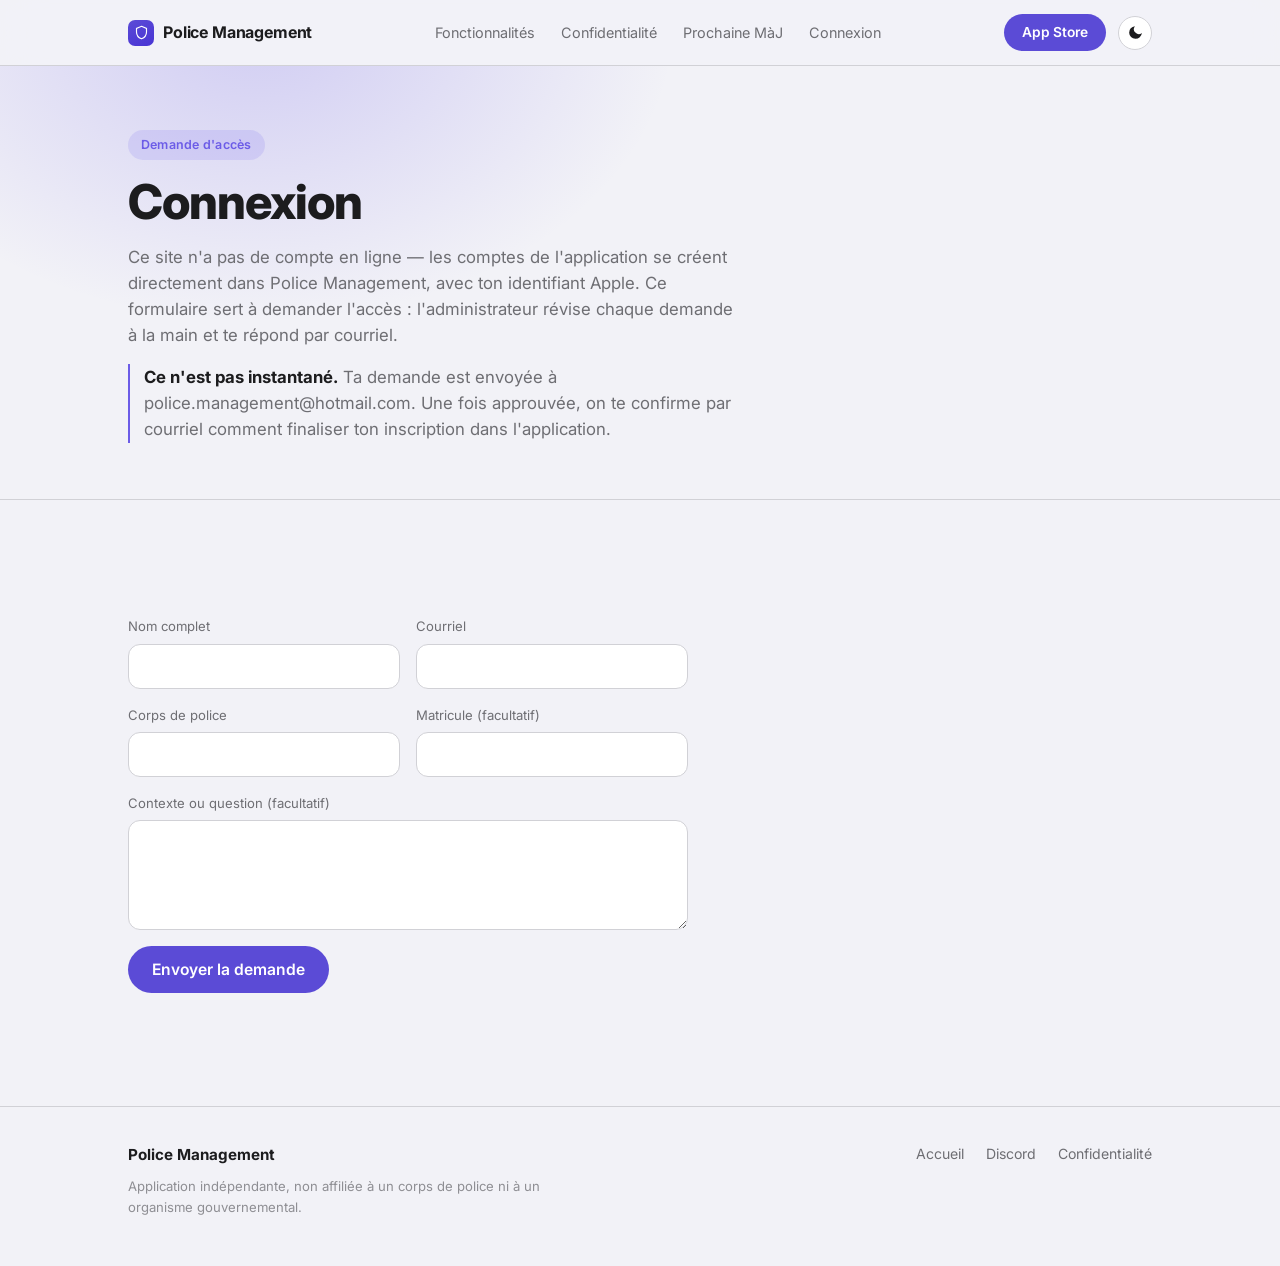
<file: connexion.html>
<!DOCTYPE html>
<html lang="fr-CA">
<head>
<meta charset="UTF-8">
<meta name="viewport" content="width=device-width, initial-scale=1.0">
<title>Connexion — Police Management</title>
<meta name="description" content="Demande un accès à Police Management. Ta demande est révisée manuellement par l'administrateur.">
<link rel="preconnect" href="https://fonts.googleapis.com">
<link rel="preconnect" href="https://fonts.gstatic.com" crossorigin>
<link href="https://fonts.googleapis.com/css2?family=Inter:wght@400;500;600;700;800&display=swap" rel="stylesheet">
<link rel="stylesheet" href="style.css">
</head>
<body>

<header class="site-nav">
  <div class="nav-row">
    <a href="index.html" class="brand" style="text-decoration:none;">
      <span class="badge-mark">
        <svg viewBox="0 0 24 24" fill="none" xmlns="http://www.w3.org/2000/svg">
          <path d="M12 2L20 5.5V11C20 16 16.6 20.2 12 22C7.4 20.2 4 16 4 11V5.5L12 2Z" stroke="#ffffff" stroke-width="1.8" fill="none"/>
        </svg>
      </span>
      Police Management
    </a>
    <nav class="links">
      <a href="index.html#fonctionnalites">Fonctionnalités</a>
      <a href="confidentialite.html">Confidentialité</a>
      <a href="prochaine-mise-a-jour.html">Prochaine MàJ</a>
      <a href="connexion.html">Connexion</a>
    </nav>
    <div class="nav-right">
      <a class="nav-cta" href="https://apps.apple.com/ca/app/police-management/id6787241566?l=fr-CA" target="_blank" rel="noopener">App Store</a>
      <button class="theme-toggle" id="theme-toggle" type="button" aria-label="Changer de thème">
        <svg class="icon-sun" viewBox="0 0 24 24" fill="none" stroke="currentColor" stroke-width="2" stroke-linecap="round"><circle cx="12" cy="12" r="4"/><path d="M12 2v2M12 20v2M4.9 4.9l1.4 1.4M17.7 17.7l1.4 1.4M2 12h2M20 12h2M4.9 19.1l1.4-1.4M17.7 6.3l1.4-1.4"/></svg>
        <svg class="icon-moon" viewBox="0 0 24 24" fill="currentColor"><path d="M21 12.8A9 9 0 1 1 11.2 3a7 7 0 0 0 9.8 9.8z"/></svg>
      </button>
    </div>
  </div>
</header>

<section class="page-header">
  <div class="wrap">
    <span class="pill-tag">Demande d'accès</span>
    <h1>Connexion</h1>
    <p>Ce site n'a pas de compte en ligne — les comptes de l'application se créent directement dans Police Management, avec ton identifiant Apple. Ce formulaire sert à demander l'accès : l'administrateur révise chaque demande à la main et te répond par courriel.</p>
    <p class="notice"><strong>Ce n'est pas instantané.</strong> Ta demande est envoyée à police.management@hotmail.com. Une fois approuvée, on te confirme par courriel comment finaliser ton inscription dans l'application.</p>
  </div>
</section>

<section class="section">
  <div class="wrap">
    <form class="urgence-form" id="access-form" style="--focus-color:var(--indigo-bright); max-width:560px;" novalidate>
      <input type="text" name="_honey" class="honey" tabindex="-1" autocomplete="off">
      <div class="field-row">
        <div class="field" data-field="nom">
          <label for="a-nom">Nom complet</label>
          <input type="text" id="a-nom" name="Nom" autocomplete="name">
          <span class="field-error">Entre ton nom.</span>
        </div>
        <div class="field" data-field="courriel">
          <label for="a-courriel">Courriel</label>
          <input type="email" id="a-courriel" name="Courriel" autocomplete="email">
          <span class="field-error">Entre un courriel valide.</span>
        </div>
      </div>
      <div class="field-row">
        <div class="field" data-field="corps">
          <label for="a-corps">Corps de police</label>
          <input type="text" id="a-corps" name="Corps de police" autocomplete="organization">
          <span class="field-error">Précise ton corps de police.</span>
        </div>
        <div class="field" data-field="matricule">
          <label for="a-matricule">Matricule (facultatif)</label>
          <input type="text" id="a-matricule" name="Matricule">
        </div>
      </div>
      <div class="field" data-field="message">
        <label for="a-message">Contexte ou question (facultatif)</label>
        <textarea id="a-message" name="Message"></textarea>
      </div>
      <button type="submit" class="btn-store" id="a-submit" style="align-self:flex-start;">Envoyer la demande</button>
      <p class="form-status" id="a-status" role="status" aria-live="polite"></p>
    </form>
  </div>
</section>

<footer>
  <div class="wrap footer-row">
    <div>
      <div class="footer-brand">Police Management</div>
      <p class="footer-disclaimer">Application indépendante, non affiliée à un corps de police ni à un organisme gouvernemental.</p>
    </div>
    <div class="footer-links">
      <a href="index.html">Accueil</a>
      <a href="https://discord.gg/bgrJVwPqyV" target="_blank" rel="noopener">Discord</a>
      <a href="confidentialite.html">Confidentialité</a>
    </div>
  </div>
</footer>

<script src="theme.js"></script>
<script>
(function(){
  var form = document.getElementById('access-form');
  var status = document.getElementById('a-status');
  var submitBtn = document.getElementById('a-submit');
  var endpoint = 'https://formsubmit.co/ajax/police.management@hotmail.com';

  function setError(fieldName, show){
    var field = form.querySelector('[data-field="' + fieldName + '"]');
    if(!field) return;
    field.classList.toggle('has-error', show);
  }

  function isValidEmail(v){
    return /^[^\s@]+@[^\s@]+\.[^\s@]+$/.test(v);
  }

  function clearErrorOnInput(){
    var fields = form.querySelectorAll('.field');
    fields.forEach(function(f){
      var input = f.querySelector('input, textarea');
      if(!input) return;
      input.addEventListener('input', function(){ f.classList.remove('has-error'); });
    });
  }
  clearErrorOnInput();

  form.addEventListener('submit', function(e){
    e.preventDefault();
    status.textContent = '';
    status.className = 'form-status';

    var nom = form.querySelector('#a-nom').value.trim();
    var courriel = form.querySelector('#a-courriel').value.trim();
    var corps = form.querySelector('#a-corps').value.trim();
    var matricule = form.querySelector('#a-matricule').value.trim();
    var message = form.querySelector('#a-message').value.trim();
    var honey = form.querySelector('[name="_honey"]').value;

    var valid = true;
    setError('nom', nom === ''); if(nom === '') valid = false;
    setError('courriel', !isValidEmail(courriel)); if(!isValidEmail(courriel)) valid = false;
    setError('corps', corps === ''); if(corps === '') valid = false;

    if(!valid){
      status.textContent = 'Complète les champs en rouge avant d\'envoyer.';
      status.classList.add('err');
      return;
    }

    if(honey !== ''){ return; }

    submitBtn.disabled = true;
    submitBtn.textContent = 'Envoi en cours…';

    fetch(endpoint, {
      method: 'POST',
      headers: { 'Content-Type': 'application/json', 'Accept': 'application/json' },
      body: JSON.stringify({
        Nom: nom,
        Courriel: courriel,
        'Corps de police': corps,
        Matricule: matricule || 'Non précisé',
        Message: message || '(aucun)',
        _subject: 'Demande d\'accès — Police Management'
      })
    })
    .then(function(res){ return res.json().then(function(data){ return { ok: res.ok, data: data }; }); })
    .then(function(result){
      submitBtn.disabled = false;
      submitBtn.textContent = 'Envoyer la demande';
      if(result.ok){
        status.textContent = 'Demande envoyée. Tu recevras une réponse par courriel.';
        status.classList.add('ok');
        form.reset();
      } else {
        status.textContent = 'L\'envoi a échoué. Réessaie ou écris directement à police.management@hotmail.com.';
        status.classList.add('err');
      }
    })
    .catch(function(){
      submitBtn.disabled = false;
      submitBtn.textContent = 'Envoyer la demande';
      status.textContent = 'L\'envoi a échoué. Réessaie ou écris directement à police.management@hotmail.com.';
      status.classList.add('err');
    });
  });
})();
</script>

</body>
</html>
</file>
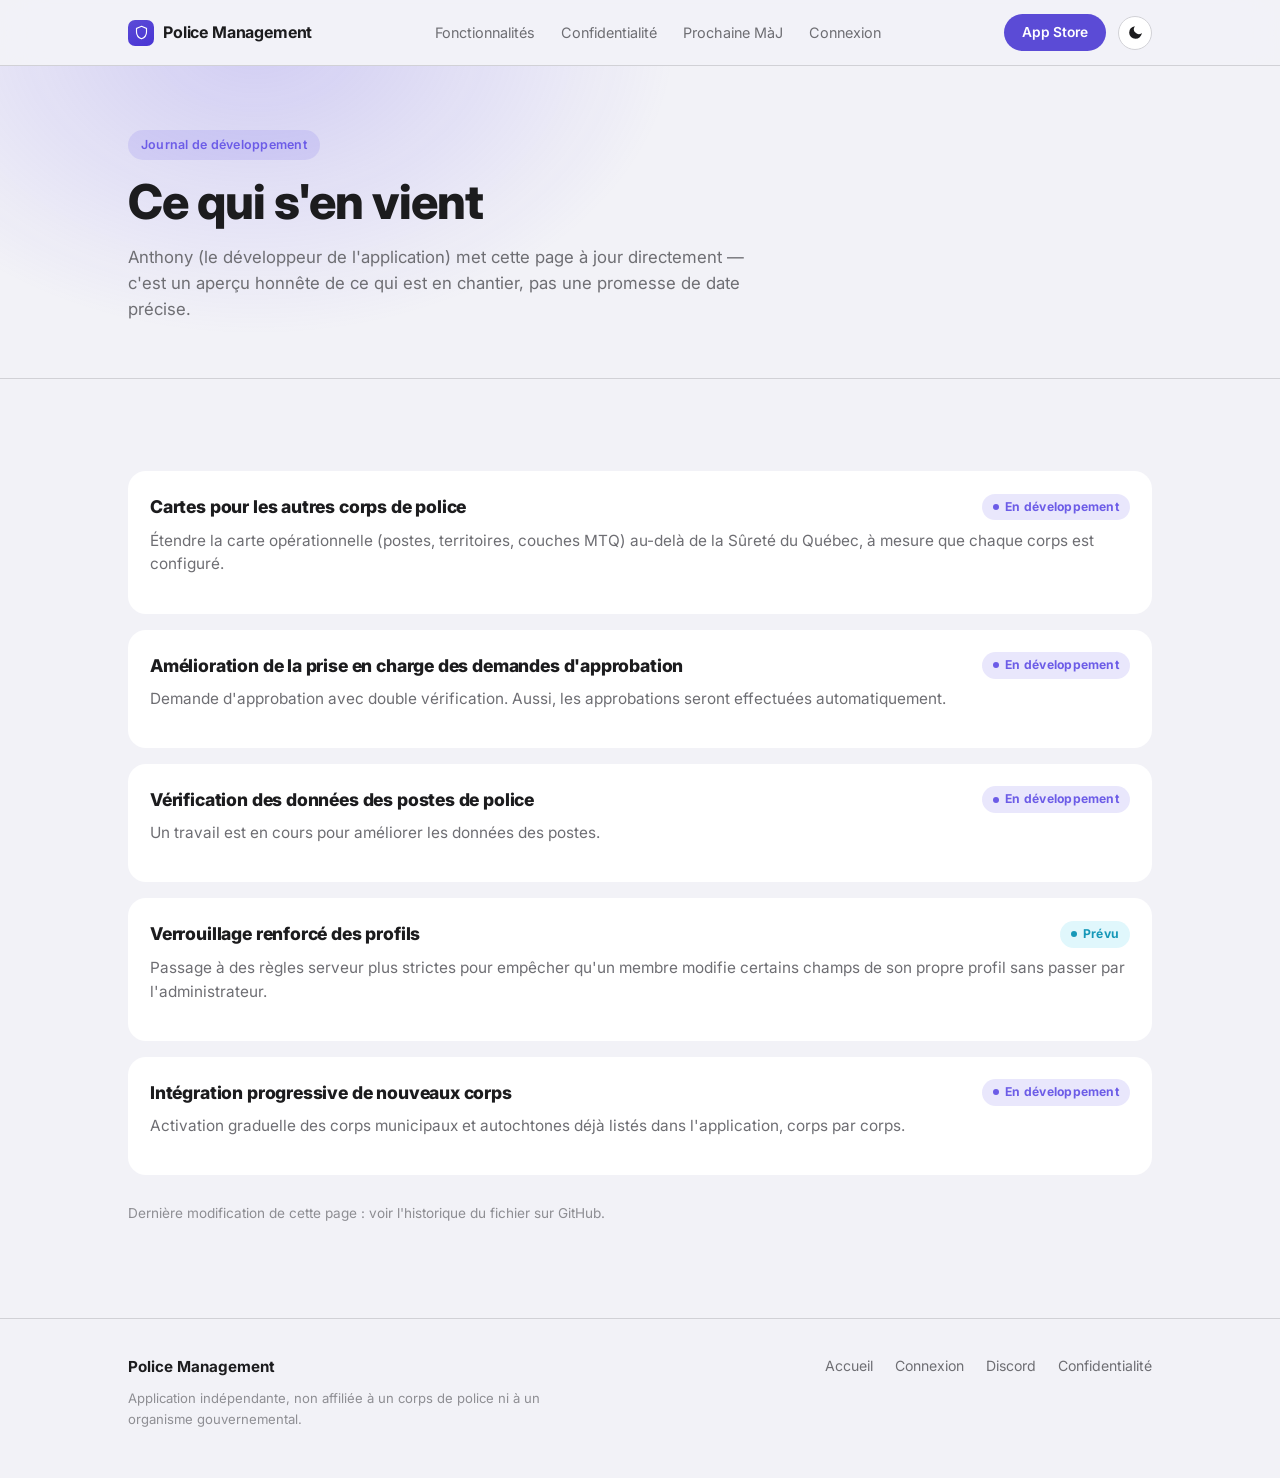
<file: prochaine-mise-a-jour.html>
<!DOCTYPE html>
<html lang="fr-CA">
<head>
<meta charset="UTF-8">
<meta name="viewport" content="width=device-width, initial-scale=1.0">
<title>Prochaine mise à jour — Police Management</title>
<meta name="description" content="Ce qui s'en vient dans la prochaine mise à jour de Police Management.">
<link rel="preconnect" href="https://fonts.googleapis.com">
<link rel="preconnect" href="https://fonts.gstatic.com" crossorigin>
<link href="https://fonts.googleapis.com/css2?family=Inter:wght@400;500;600;700;800&display=swap" rel="stylesheet">
<link rel="stylesheet" href="style.css">
</head>
<body>

<header class="site-nav">
  <div class="nav-row">
    <a href="index.html" class="brand" style="text-decoration:none;">
      <span class="badge-mark">
        <svg viewBox="0 0 24 24" fill="none" xmlns="http://www.w3.org/2000/svg">
          <path d="M12 2L20 5.5V11C20 16 16.6 20.2 12 22C7.4 20.2 4 16 4 11V5.5L12 2Z" stroke="#ffffff" stroke-width="1.8" fill="none"/>
        </svg>
      </span>
      Police Management
    </a>
    <nav class="links">
      <a href="index.html#fonctionnalites">Fonctionnalités</a>
      <a href="confidentialite.html">Confidentialité</a>
      <a href="prochaine-mise-a-jour.html">Prochaine MàJ</a>
      <a href="connexion.html">Connexion</a>
    </nav>
    <div class="nav-right">
      <a class="nav-cta" href="https://apps.apple.com/ca/app/police-management/id6787241566?l=fr-CA" target="_blank" rel="noopener">App Store</a>
      <button class="theme-toggle" id="theme-toggle" type="button" aria-label="Changer de thème">
        <svg class="icon-sun" viewBox="0 0 24 24" fill="none" stroke="currentColor" stroke-width="2" stroke-linecap="round"><circle cx="12" cy="12" r="4"/><path d="M12 2v2M12 20v2M4.9 4.9l1.4 1.4M17.7 17.7l1.4 1.4M2 12h2M20 12h2M4.9 19.1l1.4-1.4M17.7 6.3l1.4-1.4"/></svg>
        <svg class="icon-moon" viewBox="0 0 24 24" fill="currentColor"><path d="M21 12.8A9 9 0 1 1 11.2 3a7 7 0 0 0 9.8 9.8z"/></svg>
      </button>
    </div>
  </div>
</header>

<section class="page-header">
  <div class="wrap">
    <span class="pill-tag">Journal de développement</span>
    <h1>Ce qui s'en vient</h1>
    <p>Anthony (le développeur de l'application) met cette page à jour directement — c'est un aperçu honnête de ce qui est en chantier, pas une promesse de date précise.</p>
  </div>
</section>

<section class="section">
  <div class="wrap">
    <div class="roadmap-list" id="roadmap-list"></div>
    <p class="roadmap-empty" id="roadmap-empty" style="display:none;">Rien de prévu affiché pour le moment — reviens plus tard.</p>
    <p class="roadmap-updated" id="roadmap-updated"></p>
  </div>
</section>

<footer>
  <div class="wrap footer-row">
    <div>
      <div class="footer-brand">Police Management</div>
      <p class="footer-disclaimer">Application indépendante, non affiliée à un corps de police ni à un organisme gouvernemental.</p>
    </div>
    <div class="footer-links">
      <a href="index.html">Accueil</a>
      <a href="connexion.html">Connexion</a>
      <a href="https://discord.gg/bgrJVwPqyV" target="_blank" rel="noopener">Discord</a>
      <a href="confidentialite.html">Confidentialité</a>
    </div>
  </div>
</footer>

<script src="theme.js"></script>

<!-- ============================================================
     ANTHONY : C'EST ICI QUE TU ÉCRIS CE QUI S'EN VIENT.
     N'AIE PAS PEUR DE MODIFIER — SEULE LA PARTIE ENTRE
     "roadmap = [" ET "];" CI-DESSOUS EST À CHANGER.

     Pour CHAQUE mise à jour à venir, copie un bloc { ... },
     colle-le juste avant le "];" et remplis les 3 champs :

       titre       → le nom court de la fonctionnalité
       description → une ou deux phrases qui expliquent
       statut      → un seul de ces 4 mots, entre guillemets :
                        "en-developpement"
                        "en-test"
                        "prevu"
                        "publie"

     Utilise des GUILLEMETS DOUBLES " " (pas simples ' ')
     pour pouvoir écrire des mots avec des apostrophes
     (ex: "L'ajout d'un calendrier") sans problème.

     N'oublie pas la virgule , à la fin de chaque bloc,
     SAUF sur le tout dernier bloc de la liste.

     Pour RETIRER un élément une fois publié, efface
     simplement son bloc au complet (de { à },).
     ============================================================ -->
<script>
  var roadmap = [
    {
      titre: "Cartes pour les autres corps de police",
      description: "Étendre la carte opérationnelle (postes, territoires, couches MTQ) au-delà de la Sûreté du Québec, à mesure que chaque corps est configuré.",
      statut: "en-developpement"
    },
    {
      titre: "Amélioration de la prise en charge des demandes d'approbation",
      description: "Demande d'approbation avec double vérification. Aussi, les approbations seront effectuées automatiquement. ",
      statut: "en-developpement"
    },
    {
      titre: "Vérification des données des postes de police",
      description: "Un travail est en cours pour améliorer les données des postes. ",
statut: "en-developpement",
      statut: "en-developpement"
    },
    {
      titre: "Verrouillage renforcé des profils",
      description: "Passage à des règles serveur plus strictes pour empêcher qu'un membre modifie certains champs de son propre profil sans passer par l'administrateur.",
      statut: "prevu"
    },
    {
      titre: "Intégration progressive de nouveaux corps",
      description: "Activation graduelle des corps municipaux et autochtones déjà listés dans l'application, corps par corps.",
      statut: "en-developpement"
    }
  ];
  // ============================================================
  // NE TOUCHE À RIEN EN DESSOUS DE CETTE LIGNE.
  // ============================================================

  var STATUT_LABELS = {
    "en-developpement": "En développement",
    "en-test": "En test",
    "prevu": "Prévu",
    "publie": "Publié"
  };

  function escapeHtml(str){
    var div = document.createElement('div');
    div.textContent = str;
    return div.innerHTML;
  }

  var listEl = document.getElementById('roadmap-list');
  var emptyEl = document.getElementById('roadmap-empty');
  var updatedEl = document.getElementById('roadmap-updated');

  if(!roadmap || roadmap.length === 0){
    emptyEl.style.display = 'block';
  } else {
    roadmap.forEach(function(item){
      var statutKey = item.statut || 'prevu';
      var statutLabel = STATUT_LABELS[statutKey] || statutKey;
      var card = document.createElement('div');
      card.className = 'roadmap-card';
      card.innerHTML =
        '<div class="roadmap-card-top">' +
          '<h3>' + escapeHtml(item.titre || '') + '</h3>' +
          '<span class="status-badge status-' + statutKey + '">' + escapeHtml(statutLabel) + '</span>' +
        '</div>' +
        '<p>' + escapeHtml(item.description || '') + '</p>';
      listEl.appendChild(card);
    });
  }

  updatedEl.textContent = 'Dernière modification de cette page : voir l\'historique du fichier sur GitHub.';
</script>

</body>
</html>
</file>
<file: style.css>
:root{
    --bg: #000000;
    --bg-elevated: #1c1c1e;
    --bg-elevated-2: #2c2c2e;
    --line: #38383a;
    --indigo: #6c5ce7;
    --indigo-bright: #8b7cf0;
    --green: #32d74b;
    --amber: #ff9f0a;
    --cyan: #34c8e8;
    --red: #ff453a;
    --ink: #ffffff;
    --ink-dim: #98989d;
    --ink-faint: #636366;
    --nav-bg: rgba(0,0,0,0.75);
    --radius-card: 18px;
    --radius-pill: 980px;
    --radius-input: 12px;
    color-scheme: dark;
  }

  :root[data-theme="light"]{
    --bg: #f2f2f7;
    --bg-elevated: #ffffff;
    --bg-elevated-2: #ececef;
    --line: #d1d1d6;
    --indigo: #5b4bd6;
    --indigo-bright: #6c5ce7;
    --green: #22b83c;
    --amber: #d5870a;
    --cyan: #1698b8;
    --red: #e0362c;
    --ink: #1c1c1e;
    --ink-dim: #6e6e73;
    --ink-faint: #8e8e93;
    --nav-bg: rgba(242,242,247,0.75);
    color-scheme: light;
  }

  :root[data-theme="light"] .brand svg path{ stroke:#ffffff; }
  :root[data-theme="light"] .phone-frame{ border-color:#0a0a0a; }

  *{box-sizing:border-box;}
  html{scroll-behavior:smooth;}
  body{
    margin:0;
    background:var(--bg);
    color:var(--ink);
    font-family:-apple-system, BlinkMacSystemFont, 'Inter', 'Segoe UI', Roboto, sans-serif;
    line-height:1.55;
    -webkit-font-smoothing:antialiased;
  }

  h1,h2,h3{
    font-weight:800;
    letter-spacing:-0.02em;
    margin:0;
  }

  a{color:inherit;}

  .wrap{
    max-width:1080px;
    margin:0 auto;
    padding:0 28px;
  }

  .pill-tag{
    display:inline-flex;
    align-items:center;
    gap:6px;
    font-size:0.78rem;
    font-weight:600;
    letter-spacing:0.02em;
    color:var(--indigo-bright);
    background:rgba(108,92,231,0.15);
    padding:5px 13px;
    border-radius:var(--radius-pill);
    margin-bottom:16px;
  }

  /* ---------- NAV ---------- */
  header.site-nav{
    position:sticky;
    top:0;
    z-index:50;
    background:var(--nav-bg);
    backdrop-filter:blur(20px) saturate(180%);
    -webkit-backdrop-filter:blur(20px) saturate(180%);
    border-bottom:1px solid var(--line);
  }
  .nav-row{
    display:flex;
    align-items:center;
    justify-content:space-between;
    gap:12px;
    padding:14px 28px;
    max-width:1080px;
    margin:0 auto;
  }
  .brand{
    display:flex;
    align-items:center;
    gap:9px;
    font-weight:700;
    font-size:1rem;
    letter-spacing:-0.01em;
    white-space:nowrap;
    flex-shrink:1;
    min-width:0;
    overflow:hidden;
    text-overflow:ellipsis;
  }
  .brand .badge-mark{
    width:26px;height:26px;flex-shrink:0;
    border-radius:7px;
    background:linear-gradient(155deg, var(--indigo), #4834d4);
    display:flex; align-items:center; justify-content:center;
  }
  .brand .badge-mark svg{width:15px;height:15px;}
  nav.links{display:flex;gap:26px;font-size:0.9rem;color:var(--ink-dim); flex-shrink:0;}
  nav.links a{text-decoration:none;transition:color .15s; white-space:nowrap;}
  nav.links a:hover{color:var(--ink);}
  .nav-cta{
    font-size:0.86rem;
    font-weight:600;
    background:var(--indigo);
    color:#ffffff;
    padding:8px 18px;
    border-radius:var(--radius-pill);
    text-decoration:none;
    white-space:nowrap;
    flex-shrink:0;
  }
  .nav-right{display:flex; align-items:center; gap:12px; flex-shrink:0;}
  @media (max-width:480px){
    .nav-row{padding:12px 16px; gap:8px;}
    .brand{font-size:0.88rem; gap:7px;}
    .brand .badge-mark{width:22px; height:22px;}
    .brand .badge-mark svg{width:13px; height:13px;}
    .nav-cta{padding:7px 13px; font-size:0.78rem;}
    .nav-right{gap:8px;}
    .theme-toggle{width:30px; height:30px;}
    .theme-toggle svg{width:15px; height:15px;}
  }
  .theme-toggle{
    width:34px; height:34px;
    display:flex; align-items:center; justify-content:center;
    background:var(--bg-elevated);
    border:1px solid var(--line);
    border-radius:50%;
    cursor:pointer;
    color:var(--ink);
    flex-shrink:0;
  }
  .theme-toggle svg{width:17px; height:17px;}
  .theme-toggle .icon-moon{display:none;}
  :root[data-theme="light"] .theme-toggle .icon-sun{display:none;}
  :root[data-theme="light"] .theme-toggle .icon-moon{display:block;}
  @media (max-width:720px){ nav.links{display:none;} }

  /* ---------- HERO ---------- */
  .hero{
    position:relative;
    padding:88px 0 76px;
    overflow:hidden;
    border-bottom:1px solid var(--line);
    background:
      radial-gradient(ellipse 700px 500px at 20% -10%, rgba(108,92,231,0.35), transparent 60%),
      var(--bg);
  }
  .hero-grid{
    position:relative;
    display:grid;
    grid-template-columns:1.1fr 0.9fr;
    gap:56px;
    align-items:center;
  }
  @media (max-width:860px){
    .hero-grid{grid-template-columns:1fr; text-align:left;}
    .hero{padding:56px 0 48px;}
  }
  h1.hero-title{
    font-size:clamp(2.3rem, 5.2vw, 3.75rem);
    line-height:1.05;
    color:var(--ink);
  }
  h1.hero-title span{color:var(--indigo-bright);}
  .hero-sub{
    margin-top:20px;
    max-width:46ch;
    font-size:1.08rem;
    color:var(--ink-dim);
    font-weight:400;
  }
  .hero-actions{
    margin-top:30px;
    display:flex;
    align-items:center;
    gap:18px;
    flex-wrap:wrap;
  }
  .btn-store{
    display:inline-flex;
    align-items:center;
    gap:10px;
    background:var(--indigo);
    color:#ffffff;
    padding:14px 24px;
    border-radius:var(--radius-pill);
    text-decoration:none;
    font-weight:600;
    font-size:0.98rem;
    border:none;
    cursor:pointer;
    font-family:inherit;
    transition:background .15s, transform .15s;
  }
  .btn-store:hover{background:var(--indigo-bright); transform:translateY(-1px);}
  .btn-store svg{width:19px;height:19px;flex-shrink:0;}
  .hero-meta{font-size:0.85rem;color:var(--ink-faint);}

  .phone-frame{
    position:relative;
    justify-self:center;
    width:270px;
    border-radius:38px;
    border:7px solid #0a0a0a;
    background:#000;
    box-shadow:0 50px 100px -30px rgba(108,92,231,0.35), 0 0 0 1px rgba(255,255,255,0.06);
  }
  .phone-frame img{
    display:block;
    width:100%;
    border-radius:31px;
  }
  .phone-frame::after{
    content:"";
    position:absolute;
    top:16px; left:50%;
    transform:translateX(-50%);
    width:80px; height:20px;
    background:#000;
    border-radius:12px;
  }

  /* ---------- SECTION LABELS ---------- */
  .section{
    padding:80px 0;
    border-bottom:1px solid var(--line);
  }
  .section:last-of-type{border-bottom:none;}
  .section h2{
    font-size:clamp(1.6rem, 2.8vw, 2.2rem);
    max-width:20ch;
  }
  .section-intro{
    margin-top:14px;
    max-width:56ch;
    color:var(--ink-dim);
    font-size:1.02rem;
  }

  .feature-row{
    margin-top:48px;
    display:grid;
    grid-template-columns:1fr 1fr;
    gap:60px;
    align-items:center;
  }
  .feature-row.reverse .feature-media{order:2;}
  .feature-row.reverse .feature-copy{order:1;}
  @media (max-width:860px){
    .feature-row, .feature-row.reverse{grid-template-columns:1fr;}
    .feature-row.reverse .feature-media{order:1;}
    .feature-row.reverse .feature-copy{order:2;}
  }
  .feature-media{
    display:flex;
    justify-content:center;
  }
  .feature-media .device{
    width:100%;
    max-width:280px;
    border-radius:26px;
    border:1px solid var(--line);
    overflow:hidden;
    box-shadow:0 30px 60px -30px rgba(0,0,0,0.8);
  }
  .feature-media img{display:block; width:100%;}
  .feature-copy h3{
    font-size:1.4rem;
    margin-bottom:18px;
  }

  /* iOS grouped-list style rows for feature bullets */
  .feature-list{
    list-style:none;
    margin:0;
    padding:0;
    background:var(--bg-elevated);
    border-radius:var(--radius-card);
    overflow:hidden;
  }
  .feature-list li{
    display:flex;
    align-items:flex-start;
    gap:13px;
    padding:14px 16px;
    font-size:0.95rem;
    color:var(--ink);
    border-bottom:1px solid var(--bg-elevated-2);
  }
  .feature-list li:last-child{border-bottom:none;}
  .feature-list li::before{
    content:"";
    flex-shrink:0;
    width:26px; height:26px;
    margin-top:1px;
    border-radius:7px;
    background:var(--icon-color, var(--indigo));
  }

  .icon-cal::before{ background:var(--indigo); }
  .icon-map::before{ background:var(--green); }
  .icon-law::before{ background:#af52de; }
  .icon-account::before{ background:var(--cyan); }
  .icon-lock::before{ background:var(--amber); }

  .feature-list-wide{
    margin-top:32px;
    display:grid;
    grid-template-columns:1fr 1fr;
    gap:0;
    background:var(--bg-elevated);
    border-radius:var(--radius-card);
    overflow:hidden;
  }
  .feature-list-wide li{border-bottom:1px solid var(--bg-elevated-2);}
  @media (max-width:780px){ .feature-list-wide{grid-template-columns:1fr;} }

  /* ---------- PRIVACY STRIP ---------- */
  .privacy-grid{
    margin-top:36px;
    background:var(--bg-elevated);
    border-radius:var(--radius-card);
    overflow:hidden;
  }
  .privacy-card{
    display:flex;
    gap:14px;
    padding:18px 18px;
    border-bottom:1px solid var(--bg-elevated-2);
  }
  .privacy-card:last-child{border-bottom:none;}
  .privacy-card .swatch{
    flex-shrink:0;
    width:30px;height:30px;
    border-radius:8px;
    margin-top:1px;
  }
  .privacy-card h3{
    font-size:1rem;
    font-weight:600;
    margin-bottom:5px;
    letter-spacing:0;
  }
  .privacy-card p{
    color:var(--ink-dim);
    font-size:0.92rem;
    margin:0;
  }

  .privacy-link{
    margin-top:24px;
    font-size:0.95rem;
  }
  .privacy-link a{
    color:var(--indigo-bright);
    text-decoration:none;
    font-weight:600;
  }
  .privacy-link a:hover{text-decoration:underline;}

  .notice{
    margin-top:16px;
    max-width:60ch;
    font-size:0.92rem;
    color:var(--ink-dim);
    border-left:2px solid var(--indigo-bright);
    padding-left:14px;
  }
  .notice strong{color:var(--ink);}

  /* ---------- URGENCE ---------- */
  .urgence .pill-tag{color:var(--red); background:rgba(255,69,58,0.15);}
  .urgence-notice{
    margin-top:16px;
    max-width:60ch;
    font-size:0.92rem;
    color:var(--ink-dim);
    border-left:2px solid var(--red);
    padding-left:14px;
  }
  .urgence-notice strong{color:var(--ink);}
  form.urgence-form{
    margin-top:36px;
    max-width:560px;
    display:flex;
    flex-direction:column;
    gap:16px;
  }
  .field-row{
    display:grid;
    grid-template-columns:1fr 1fr;
    gap:16px;
  }
  @media (max-width:600px){ .field-row{grid-template-columns:1fr;} }
  .field{display:flex; flex-direction:column; gap:7px;}
  .field label{
    font-size:0.82rem;
    color:var(--ink-dim);
  }
  .field input, .field select, .field textarea{
    font-family:inherit;
    font-size:0.96rem;
    background:var(--bg-elevated);
    border:1px solid var(--line);
    border-radius:var(--radius-input);
    color:var(--ink);
    padding:12px 14px;
  }
  .field input:focus, .field select:focus, .field textarea:focus{
    outline:none;
    border-color:var(--focus-color, var(--red));
  }
  .field textarea{resize:vertical; min-height:110px; font-family:inherit;}
  .field-error{
    font-size:0.8rem;
    color:var(--red);
    display:none;
  }
  .field.has-error input, .field.has-error textarea, .field.has-error select{border-color:var(--red);}
  .field.has-error .field-error{display:block;}
  .honey{position:absolute; left:-9999px; opacity:0;}
  .btn-urgence{
    align-self:flex-start;
    display:inline-flex;
    align-items:center;
    gap:10px;
    background:var(--red);
    color:#ffffff;
    border:none;
    padding:14px 26px;
    border-radius:var(--radius-pill);
    font-weight:600;
    font-size:0.98rem;
    font-family:inherit;
    cursor:pointer;
    transition:opacity .15s, transform .15s;
  }
  .btn-urgence:hover{opacity:0.85; transform:translateY(-1px);}
  .btn-urgence:disabled{opacity:0.5; cursor:default; transform:none;}
  .form-status{
    font-size:0.9rem;
    margin-top:2px;
  }
  .form-status.ok{color:var(--green);}
  .form-status.err{color:var(--red);}

  /* ---------- CTA ---------- */
  .cta{
    text-align:center;
    padding:88px 0;
  }
  .cta h2{
    font-size:clamp(1.8rem, 3.6vw, 2.4rem);
    max-width:18ch;
    margin:0 auto;
  }
  .cta p{
    color:var(--ink-dim);
    max-width:48ch;
    margin:16px auto 0;
  }
  .cta .btn-store{margin-top:28px;}

  /* ---------- ARTICLE / LEGAL PROSE ---------- */
  .article{
    max-width:760px;
    padding:56px 0 100px;
  }
  .article .updated-badge{
    color:var(--ink-faint);
    font-size:0.88rem;
    margin-bottom:32px;
  }
  .article h2{
    font-size:1.3rem;
    margin-top:44px;
    margin-bottom:14px;
    padding-top:24px;
    border-top:1px solid var(--line);
  }
  .article h2:first-of-type{border-top:none; padding-top:0; margin-top:0;}
  .article p{
    color:var(--ink-dim);
    font-size:0.98rem;
    margin:0 0 14px;
  }
  .article p strong, .article li strong{color:var(--ink);}
  .article ul{
    margin:0 0 14px;
    padding-left:20px;
    color:var(--ink-dim);
    font-size:0.98rem;
  }
  .article li{margin-bottom:8px;}
  .article a{color:var(--indigo-bright); text-decoration:none;}
  .article a:hover{text-decoration:underline;}
  .article table{
    width:100%;
    border-collapse:collapse;
    margin:0 0 16px;
    background:var(--bg-elevated);
    border-radius:var(--radius-card);
    overflow:hidden;
    font-size:0.92rem;
  }
  .article th, .article td{
    text-align:left;
    padding:12px 14px;
    border-bottom:1px solid var(--bg-elevated-2);
    color:var(--ink-dim);
    vertical-align:top;
  }
  .article th{color:var(--ink); font-weight:600;}
  .article tr:last-child td{border-bottom:none;}

  /* ---------- ROADMAP / PROCHAINE MISE À JOUR ---------- */
  .page-header{
    padding:64px 0 40px;
    border-bottom:1px solid var(--line);
    background:
      radial-gradient(ellipse 700px 500px at 20% -10%, rgba(108,92,231,0.25), transparent 60%),
      var(--bg);
  }
  .page-header h1{
    font-size:clamp(2rem, 4.4vw, 3rem);
    line-height:1.08;
  }
  .page-header p{
    margin-top:16px;
    max-width:56ch;
    color:var(--ink-dim);
    font-size:1.05rem;
  }
  .roadmap-list{
    margin-top:12px;
    display:flex;
    flex-direction:column;
    gap:16px;
  }
  .roadmap-card{
    background:var(--bg-elevated);
    border-radius:var(--radius-card);
    padding:22px 22px;
  }
  .roadmap-card-top{
    display:flex;
    align-items:center;
    justify-content:space-between;
    gap:12px;
    flex-wrap:wrap;
  }
  .roadmap-card h3{
    font-size:1.1rem;
    letter-spacing:-0.01em;
  }
  .roadmap-card p{
    margin-top:8px;
    color:var(--ink-dim);
    font-size:0.96rem;
  }
  .status-badge{
    display:inline-flex;
    align-items:center;
    gap:6px;
    font-size:0.76rem;
    font-weight:700;
    letter-spacing:0.02em;
    padding:4px 11px;
    border-radius:var(--radius-pill);
    white-space:nowrap;
    flex-shrink:0;
  }
  .status-badge::before{ content:""; width:6px; height:6px; border-radius:50%; background:currentColor; }
  .status-en-developpement{ color:var(--indigo-bright); background:rgba(108,92,231,0.15); }
  .status-en-test{ color:var(--amber); background:rgba(255,159,10,0.15); }
  .status-prevu{ color:var(--cyan); background:rgba(52,200,232,0.15); }
  .status-publie{ color:var(--green); background:rgba(50,215,75,0.15); }
  .roadmap-empty{
    color:var(--ink-faint);
    font-size:0.95rem;
    padding:40px 0;
    text-align:center;
  }
  .roadmap-updated{
    margin-top:28px;
    color:var(--ink-faint);
    font-size:0.85rem;
  }

  /* ---------- FOOTER ---------- */
  footer{
    border-top:1px solid var(--line);
    padding:36px 0;
  }
  .footer-row{
    display:flex;
    justify-content:space-between;
    align-items:flex-start;
    gap:24px;
    flex-wrap:wrap;
  }
  .footer-brand{
    font-weight:700;
    font-size:0.95rem;
  }
  .footer-disclaimer{
    max-width:52ch;
    color:var(--ink-faint);
    font-size:0.82rem;
    margin-top:10px;
  }
  .footer-links{
    display:flex;
    gap:22px;
    font-size:0.88rem;
    color:var(--ink-dim);
  }
  .footer-links a{text-decoration:none;}
  .footer-links a:hover{color:var(--ink);}
</file>
